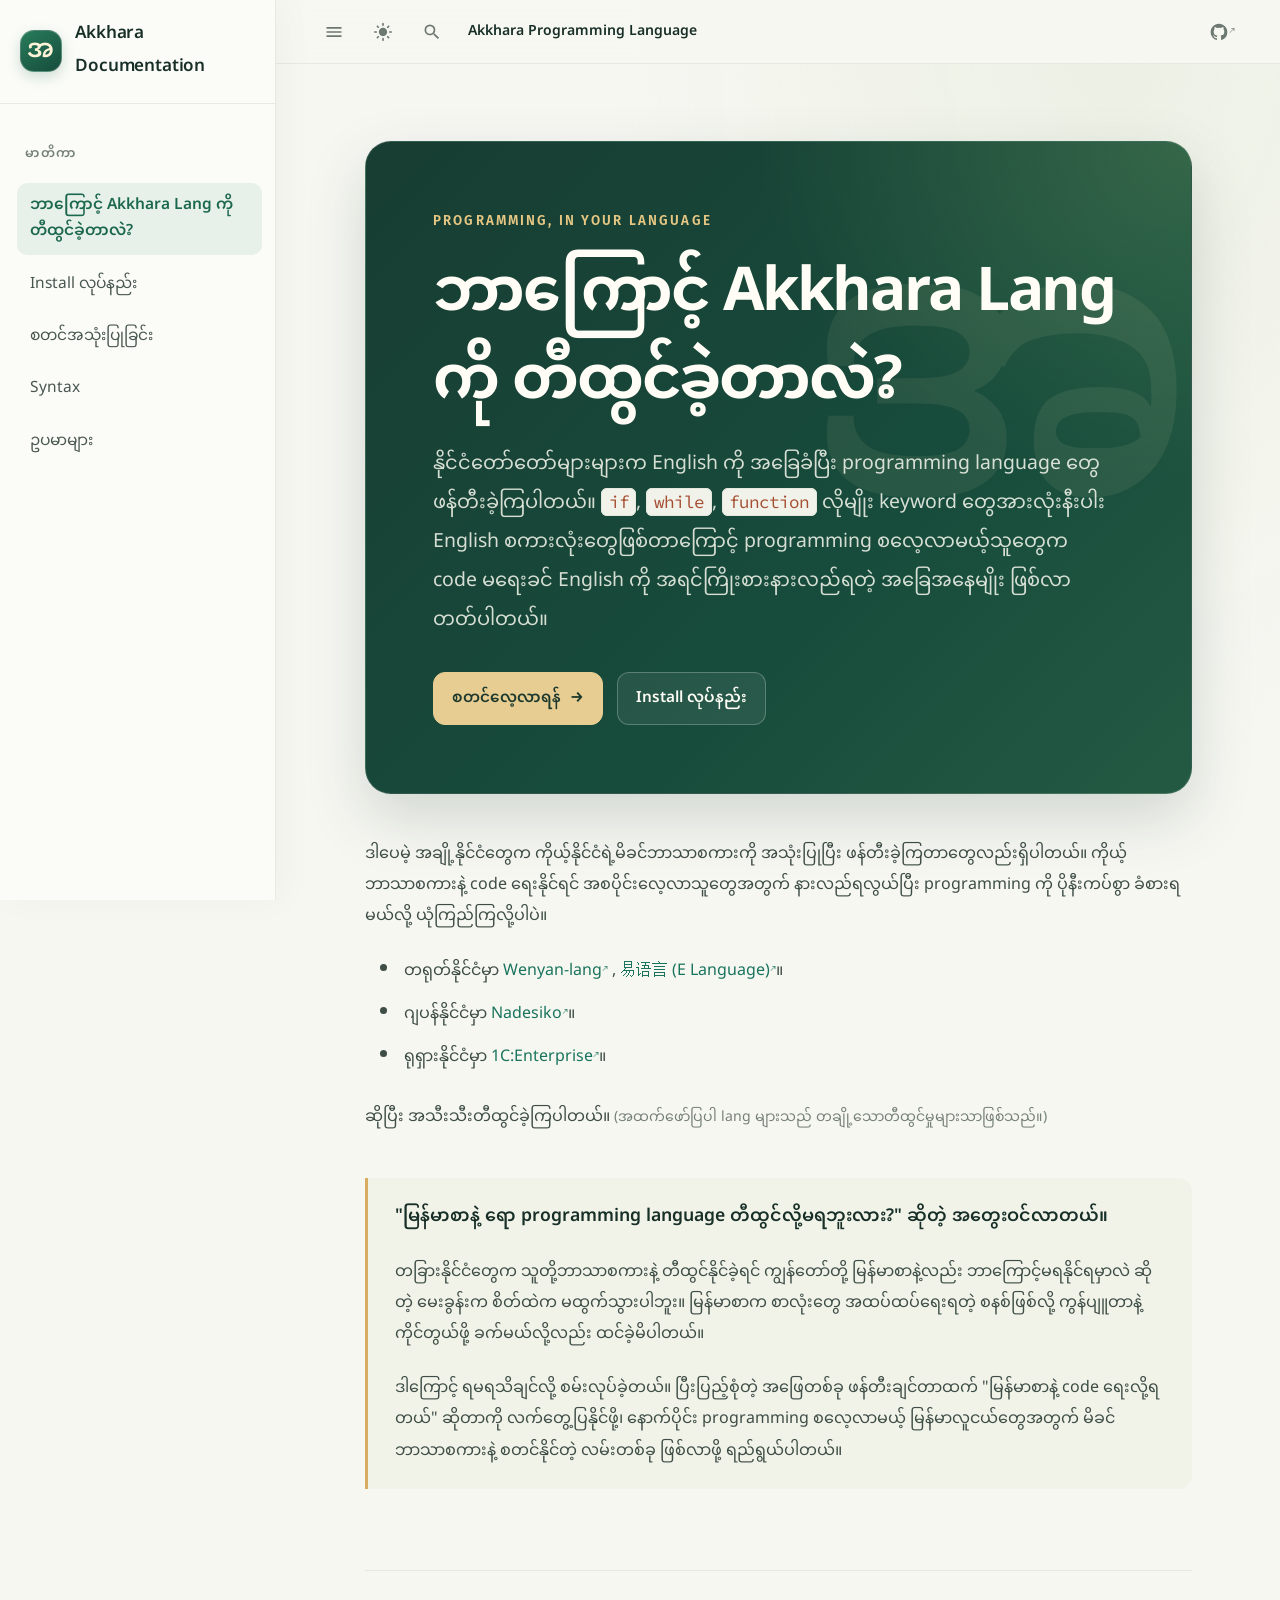
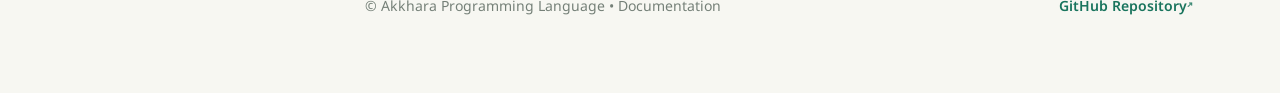
<file: index.html>
<!doctype html>
<html lang="my" data-theme="light">
  <head>
    <meta charset="UTF-8" />
    <meta name="viewport" content="width=device-width, initial-scale=1.0" />
    <meta name="theme-color" content="#ffffff" />
    <title>ဘာကြောင့် Akkhara Lang ကို တီထွင်ခဲ့တာလဲ? - Akkhara Documentation</title>

    <!-- Google Fonts for Myanmar Unicode & English Typography -->
    <link rel="preconnect" href="https://fonts.googleapis.com" />
    <link rel="preconnect" href="https://fonts.gstatic.com" crossorigin />
    <link
      href="https://fonts.googleapis.com/css2?family=Fira+Sans:wght@400;500;600&family=Noto+Sans+Myanmar:wght@400;500;600;700&family=Noto+Serif+Myanmar:wght@400;500;600&family=Source+Code+Pro:wght@400;500;600&family=Source+Serif+4:ital,opsz,wght@0,8..60,400;0,8..60,600;1,8..60,400&display=swap"
      rel="stylesheet"
    />

    <style>
      :root {
        color-scheme: light;
        --bg-body: #ffffff;
        --text-color: #222222;
        --heading-color: #111111;
        --border-color: #dddddd;
        --border-subtle: #eaeaea;
        --link-color: #4183c4;
        --link-hover: #1e5b97;
        --code-color: #9f2a2b;
        --code-bg: #f8f8f9;
        --code-border: #e7e7eb;
        --muted-color: #71717a;
        --blockquote-bg: #fafafa;
        --blockquote-border: #d0d7de;
        --sidebar-bg: #fafafa;
        --sidebar-fg: #333333;
        --sidebar-border: #e5e5e5;
        --sidebar-active-bg: #ebf3fa;
        --sidebar-active-fg: #2c6eb5;
        --topbar-bg: #ffffff;
        --topbar-border: #e5e5e5;
        --hover-bg: rgba(0, 0, 0, 0.05);

        --font-heading: "Noto Sans Myanmar", "Fira Sans", -apple-system,
          BlinkMacSystemFont, "Segoe UI", Roboto, Padauk, "Myanmar Text",
          sans-serif;
        --font-body: "Noto Serif Myanmar", "Source Serif 4", Georgia,
          "Times New Roman", Padauk, "Myanmar Text", serif;
        --font-mono: "Source Code Pro", SFMono-Regular, Consolas, Menlo, Monaco,
          "Liberation Mono", Courier, monospace;

        --sidebar-width: 280px;
        --content-max-width: 840px;
      }

      [data-theme="dark"] {
        color-scheme: dark;
        --bg-body: #1e1e1e;
        --text-color: #dcdcdc;
        --heading-color: #f5f5f5;
        --border-color: #383838;
        --border-subtle: #2d2d2d;
        --link-color: #6ab0f3;
        --link-hover: #9bd0ff;
        --code-color: #f28b82;
        --code-bg: #292a2d;
        --code-border: #3c4043;
        --muted-color: #9aa0a6;
        --blockquote-bg: #252627;
        --blockquote-border: #525860;
        --sidebar-bg: #18191a;
        --sidebar-fg: #cccccc;
        --sidebar-border: #303234;
        --sidebar-active-bg: #233547;
        --sidebar-active-fg: #74b8ff;
        --topbar-bg: #1e1e1e;
        --topbar-border: #303234;
        --hover-bg: rgba(255, 255, 255, 0.08);
      }

      *,
      *::before,
      *::after {
        box-sizing: border-box;
      }

      html,
      body {
        margin: 0;
        padding: 0;
        background-color: var(--bg-body);
        color: var(--text-color);
        font-family: var(--font-body);
        font-size: 18px;
        line-height: 2;
        -webkit-font-smoothing: antialiased;
        -moz-osx-font-smoothing: grayscale;
        text-rendering: optimizeLegibility;
      }

      /* Layout */
      .app-layout {
        display: flex;
        min-height: 100vh;
        position: relative;
      }

      /* Sidebar (mdBook style) */
      .sidebar {
        width: var(--sidebar-width);
        position: fixed;
        top: 0;
        bottom: 0;
        left: 0;
        z-index: 100;
        background-color: var(--sidebar-bg);
        border-right: 1px solid var(--sidebar-border);
        overflow-y: auto;
        transform: translateX(0);
        transition: transform 0.22s ease-in-out;
        display: flex;
        flex-direction: column;
      }

      .sidebar-header {
        padding: 1.1rem 1.25rem 0.9rem;
        border-bottom: 1px solid var(--sidebar-border);
        display: flex;
        align-items: center;
        justify-content: space-between;
      }

      .sidebar-title {
        font-family: var(--font-heading);
        font-size: 1.05rem;
        font-weight: 600;
        color: var(--heading-color);
        text-decoration: none;
        letter-spacing: -0.01em;
      }

      .sidebar-nav {
        padding: 1rem 0.75rem 2rem;
        flex: 1;
      }

      .chapter-list,
      .subchapter-list {
        list-style: none;
        margin: 0;
        padding: 0;
      }

      .chapter-item {
        margin-bottom: 0.35rem;
      }

      .chapter-group-title {
        font-family: var(--font-heading);
        font-size: 0.82rem;
        font-weight: 600;
        text-transform: uppercase;
        letter-spacing: 0.05em;
        color: var(--muted-color);
        padding: 0.6rem 0.65rem 0.25rem;
      }

      .chapter-link {
        display: block;
        padding: 0.45rem 0.65rem;
        border-radius: 4px;
        color: var(--sidebar-fg);
        font-family: var(--font-heading);
        font-size: 0.95rem;
        line-height: 1.7;
        text-decoration: none;
        transition: background-color 0.15s ease, color 0.15s ease;
      }

      .chapter-link:hover {
        background-color: var(--hover-bg);
        text-decoration: none;
      }

      .chapter-link.active,
      .chapter-link[aria-current="page"] {
        background-color: var(--sidebar-active-bg);
        color: var(--sidebar-active-fg);
        font-weight: 500;
      }

      .subchapter-list {
        padding-left: 0.9rem;
        margin-top: 0.2rem;
      }

      .subchapter-list .chapter-link {
        font-size: 0.9rem;
      }

      /* Backdrop for mobile drawer */
      .sidebar-backdrop {
        position: fixed;
        inset: 0;
        background: rgba(0, 0, 0, 0.4);
        z-index: 90;
        display: none;
        opacity: 0;
        transition: opacity 0.2s ease;
      }

      /* Main container */
      .main-container {
        flex: 1;
        margin-left: var(--sidebar-width);
        min-width: 0;
        display: flex;
        flex-direction: column;
        transition: margin-left 0.22s ease-in-out;
      }

      /* Top navigation bar (mdBook style) */
      .top-bar {
        position: sticky;
        top: 0;
        z-index: 50;
        background-color: var(--topbar-bg);
        border-bottom: 1px solid var(--topbar-border);
        height: 52px;
        display: flex;
        align-items: center;
        justify-content: space-between;
        padding: 0 1.25rem;
      }

      .top-bar-left,
      .top-bar-right {
        display: flex;
        align-items: center;
        gap: 0.5rem;
      }

      .icon-button {
        display: inline-flex;
        align-items: center;
        justify-content: center;
        width: 36px;
        height: 36px;
        padding: 0;
        background: transparent;
        border: none;
        border-radius: 4px;
        color: var(--text-color);
        cursor: pointer;
        opacity: 0.75;
        transition: opacity 0.15s ease, background-color 0.15s ease;
      }

      .icon-button:hover,
      .icon-button:focus-visible {
        opacity: 1;
        background-color: var(--hover-bg);
        outline: none;
      }

      .icon-button svg {
        width: 20px;
        height: 20px;
        fill: currentColor;
      }

      .brand-title {
        font-family: var(--font-heading);
        font-size: 0.95rem;
        font-weight: 500;
        color: var(--muted-color);
        margin-left: 0.35rem;
      }

      /* Content Area */
      .content-wrapper {
        flex: 1;
        width: 100%;
        max-width: var(--content-max-width);
        margin: 0 auto;
        padding: 2.2rem 2.2rem 4rem;
      }

      article {
        min-height: 50vh;
      }

      /* Headings (Rust Documentation / mdBook style) */
      h1,
      h2,
      h3,
      h4 {
        font-family: var(--font-heading);
        color: var(--heading-color);
        font-weight: 500;
        letter-spacing: -0.015em;
      }

      h1 {
        font-size: 2.35rem;
        line-height: 1.5;
        margin: 0.2rem 0 1.8rem;
        padding-bottom: 0.55rem;
        border-bottom: 1px solid var(--border-color);
      }

      h2 {
        font-size: 1.6rem;
        line-height: 1.6;
        margin: 2.5rem 0 1rem;
        padding-bottom: 0.4rem;
        border-bottom: 1px solid var(--border-subtle);
      }

      h3 {
        font-size: 1.3rem;
        line-height: 1.6;
        margin: 2rem 0 0.8rem;
        padding-bottom: 0.3rem;
        border-bottom: 1px solid var(--border-subtle);
      }

      /* Paragraphs & Typography */
      p {
        margin: 0 0 1.5rem;
        color: var(--text-color);
      }

      /* Links */
      a {
        color: var(--link-color);
        text-decoration: none;
        transition: color 0.15s ease;
      }

      a:hover,
      a:focus-visible {
        text-decoration: underline;
      }

      /* External Link Icon (↗) */
      a[target="_blank"]::after,
      a.external::after {
        content: " ↗";
        display: inline-block;
        font-family: -apple-system, BlinkMacSystemFont, "Segoe UI", Roboto,
          Arial, sans-serif;
        font-size: 0.78em;
        line-height: 1;
        vertical-align: 0.14em;
        text-decoration: none;
        opacity: 0.85;
      }

      /* Inline Code (Rustdoc maroon/dark-red style) */
      code {
        font-family: var(--font-mono);
        font-size: 0.9em;
        color: var(--code-color);
        background-color: var(--code-bg);
        border: 1px solid var(--code-border);
        border-radius: 3px;
        padding: 0.12em 0.38em;
        word-break: break-word;
      }

      /* Unordered List */
      ul {
        margin: 0.2rem 0 1.6rem;
        padding-left: 2rem;
      }

      li {
        margin-bottom: 0.65rem;
        padding-left: 0.2rem;
      }

      /* Small muted note */
      .note {
        font-size: 0.88em;
        color: var(--muted-color);
      }

      /* Blockquote (Highlighted quote with left border) */
      blockquote {
        margin: 2rem 0 2rem;
        padding: 0.8rem 1.4rem;
        border-left: 4px solid var(--blockquote-border);
        background-color: var(--blockquote-bg);
        border-radius: 0 4px 4px 0;
      }

      blockquote p {
        margin: 0 0 1.25rem;
      }

      blockquote p:last-child {
        margin-bottom: 0;
      }

      /* Footer */
      footer {
        margin-top: 3.5rem;
        padding-top: 1.5rem;
        border-top: 1px solid var(--border-color);
        font-family: var(--font-heading);
        font-size: 0.92rem;
        color: var(--muted-color);
        display: flex;
        justify-content: space-between;
        align-items: center;
        flex-wrap: wrap;
        gap: 0.75rem;
      }

      .footer-repo-link {
        display: inline-flex;
        align-items: center;
        gap: 0.45rem;
      }

      /* Toast Notification for placeholder chapters */
      .toast {
        position: fixed;
        bottom: 24px;
        right: 24px;
        background: #333333;
        color: #ffffff;
        padding: 10px 18px;
        border-radius: 6px;
        font-family: var(--font-heading);
        font-size: 0.9rem;
        box-shadow: 0 4px 12px rgba(0, 0, 0, 0.18);
        opacity: 0;
        transform: translateY(12px);
        transition: opacity 0.2s ease, transform 0.2s ease;
        pointer-events: none;
        z-index: 200;
      }

      .toast.show {
        opacity: 1;
        transform: translateY(0);
      }

      [data-theme="dark"] .toast {
        background: #f5f5f5;
        color: #1a1a1a;
      }

      /* Search Modal (mdBook style) */
      .search-modal {
        position: fixed;
        inset: 0;
        background: rgba(0, 0, 0, 0.45);
        z-index: 150;
        display: none;
        align-items: flex-start;
        justify-content: center;
        padding: 80px 1rem 1rem;
      }

      .search-modal.open {
        display: flex;
      }

      .search-box {
        width: 100%;
        max-width: 580px;
        background: var(--bg-body);
        border: 1px solid var(--border-color);
        border-radius: 8px;
        box-shadow: 0 12px 32px rgba(0, 0, 0, 0.2);
        overflow: hidden;
      }

      .search-header {
        display: flex;
        align-items: center;
        padding: 0.75rem 1rem;
        border-bottom: 1px solid var(--border-color);
        gap: 0.6rem;
      }

      .search-input {
        flex: 1;
        border: none;
        background: transparent;
        font-family: var(--font-heading);
        font-size: 1.05rem;
        color: var(--text-color);
        outline: none;
      }

      .search-results {
        max-height: 340px;
        overflow-y: auto;
        padding: 0.5rem;
      }

      .search-result-item {
        display: block;
        padding: 0.65rem 0.85rem;
        border-radius: 6px;
        color: var(--text-color);
        text-decoration: none;
        font-family: var(--font-heading);
      }

      .search-result-item:hover {
        background-color: var(--hover-bg);
        text-decoration: none;
      }

      .search-result-title {
        font-size: 0.95rem;
        font-weight: 500;
        color: var(--link-color);
      }

      .search-result-snippet {
        font-size: 0.84rem;
        color: var(--muted-color);
        margin-top: 0.2rem;
        line-height: 1.5;
      }

      /* Collapsed sidebar state on desktop */
      body.sidebar-hidden .sidebar {
        transform: translateX(calc(-1 * var(--sidebar-width)));
      }

      body.sidebar-hidden .main-container {
        margin-left: 0;
      }

      /* Responsive Breakpoints */
      @media (max-width: 900px) {
        .sidebar {
          transform: translateX(calc(-1 * var(--sidebar-width)));
          box-shadow: 2px 0 16px rgba(0, 0, 0, 0.15);
        }

        .main-container {
          margin-left: 0;
        }

        body.sidebar-open .sidebar {
          transform: translateX(0);
        }

        body.sidebar-open .sidebar-backdrop {
          display: block;
          opacity: 1;
        }

        .content-wrapper {
          padding: 1.6rem 1.4rem 3rem;
        }

        h1 {
          font-size: 1.95rem;
        }

        body {
          font-size: 17px;
        }
      }

      @media (max-width: 480px) {
        .content-wrapper {
          padding: 1.25rem 1rem 2.5rem;
        }

        h1 {
          font-size: 1.7rem;
        }

        .top-bar {
          padding: 0 0.75rem;
        }

        .brand-title {
          display: none;
        }
      }

      @media (prefers-reduced-motion: reduce) {
        *,
        *::before,
        *::after {
          animation-duration: 0.01ms !important;
          animation-iteration-count: 1 !important;
          transition-duration: 0.01ms !important;
          scroll-behavior: auto !important;
        }
      }
    </style>
    <link rel="stylesheet" href="site.css" />
  </head>
  <body>
    <div class="app-layout">
      <!-- Backdrop for mobile drawer -->
      <div class="sidebar-backdrop" id="sidebar-backdrop"></div>

      <!-- Collapsible mdBook-style Sidebar -->
      <nav
        class="sidebar"
        id="sidebar"
        aria-label="မာတိကာ စာရင်း"
        aria-hidden="false"
      >
        <div class="sidebar-header">
          <a class="sidebar-title" href="#article">
            <span class="brand-mark" aria-hidden="true">အ</span>
            <span>Akkhara Documentation</span>
          </a>
        </div>
        <div class="sidebar-nav">
          <ul class="chapter-list">
            <li class="chapter-group-title">မာတိကာ</li>
            <li class="chapter-item">
              <a class="chapter-link active" href="#article" aria-current="page"
                >ဘာကြောင့် Akkhara Lang ကို တီထွင်ခဲ့တာလဲ?</a
              >
            </li>
            <li class="chapter-item">
              <a
                class="chapter-link"
                href="install.html"
                >Install လုပ်နည်း</a
              >
            </li>
            <li class="chapter-item">
              <a
                class="chapter-link"
                href="getting-started.html"
                >စတင်အသုံးပြုခြင်း</a
              >
            </li>
            <li class="chapter-item">
              <a
                class="chapter-link placeholder-link"
                href="#syntax"
                data-chapter="Syntax"
                >Syntax</a
              >
            </li>
            <li class="chapter-item">
              <a
                class="chapter-link placeholder-link"
                href="#examples"
                data-chapter="ဥပမာများ"
                >ဥပမာများ</a
              >
            </li>
          </ul>
        </div>
      </nav>

      <!-- Main Container -->
      <div class="main-container">
        <!-- Top Toolbar (mdBook / Rustdoc style) -->
        <header class="top-bar">
          <div class="top-bar-left">
            <button
              class="icon-button"
              id="sidebar-toggle"
              type="button"
              aria-label="Toggle Table of Contents"
              aria-controls="sidebar"
              aria-expanded="true"
              title="Toggle sidebar (Ctrl+B)"
            >
              <svg viewBox="0 0 24 24" aria-hidden="true">
                <path
                  d="M3 18h18v-2H3v2zm0-5h18v-2H3v2zm0-7v2h18V6H3z"
                ></path>
              </svg>
            </button>

            <button
              class="icon-button"
              id="theme-toggle"
              type="button"
              aria-label="Toggle Theme"
              title="Toggle dark/light theme"
            >
              <!-- Sun / Moon Icon -->
              <svg class="theme-icon-light" viewBox="0 0 24 24" aria-hidden="true">
                <path
                  d="M12 7c-2.76 0-5 2.24-5 5s2.24 5 5 5 5-2.24 5-5-2.24-5-5-5zM2 13h2c.55 0 1-.45 1-1s-.45-1-1-1H2c-.55 0-1 .45-1 1s.45 1 1 1zm18 0h2c.55 0 1-.45 1-1s-.45-1-1-1h-2c-.55 0-1 .45-1 1s.45 1 1 1zM11 2v2c0 .55.45 1 1 1s1-.45 1-1V2c0-.55-.45-1-1-1s-1 .45-1 1zm0 18v2c0 .55.45 1 1 1s1-.45 1-1v-2c0-.55-.45-1-1-1s-1 .45-1 1zM5.99 4.58c-.39-.39-1.03-.39-1.41 0s-.39 1.03 0 1.41l1.06 1.06c.39.39 1.03.39 1.41 0s.39-1.03 0-1.41L5.99 4.58zm12.37 12.37c-.39-.39-1.03-.39-1.41 0s-.39 1.03 0 1.41l1.06 1.06c.39.39 1.03.39 1.41 0s.39-1.03 0-1.41l-1.06-1.06zm1.06-10.96c.39-.39.39-1.03 0-1.41s-1.03-.39-1.41 0l-1.06 1.06c-.39.39-.39 1.03 0 1.41s1.03.39 1.41 0l1.06-1.06zM7.05 18.36c.39-.39.39-1.03 0-1.41s-1.03-.39-1.41 0l-1.06 1.06c-.39.39-.39 1.03 0 1.41s1.03.39 1.41 0l1.06-1.06z"
                ></path>
              </svg>
            </button>

            <button
              class="icon-button"
              id="search-toggle"
              type="button"
              aria-label="Search"
              title="Search documentation (/)"
            >
              <svg viewBox="0 0 24 24" aria-hidden="true">
                <path
                  d="M15.5 14h-.79l-.28-.27A6.471 6.471 0 0 0 16 9.5 6.5 6.5 0 1 0 9.5 16c1.61 0 3.09-.59 4.23-1.57l.27.28v.79l5 4.99L20.49 19l-4.99-5zm-6 0C7.01 14 5 11.99 5 9.5S7.01 5 9.5 5 14 7.01 14 9.5 11.99 14 9.5 14z"
                ></path>
              </svg>
            </button>

            <span class="brand-title">Akkhara Programming Language</span>
          </div>

          <div class="top-bar-right">
            <a
              class="icon-button"
              href="https://github.com/XhaStudio/Akkhara-Programming-Language"
              target="_blank"
              rel="noopener noreferrer"
              aria-label="GitHub Repository"
              title="GitHub repository"
            >
              <svg viewBox="0 0 24 24" aria-hidden="true">
                <path
                  fill-rule="evenodd"
                  clip-rule="evenodd"
                  d="M12 2C6.477 2 2 6.484 2 12.017c0 4.425 2.865 8.18 6.839 9.504.5.092.682-.217.682-.483 0-.237-.008-.868-.013-1.703-2.782.605-3.369-1.343-3.369-1.343-.454-1.158-1.11-1.466-1.11-1.466-.908-.62.069-.608.069-.608 1.003.07 1.53 1.032 1.53 1.032.892 1.53 2.341 1.088 2.91.832.092-.647.35-1.088.636-1.338-2.22-.253-4.555-1.113-4.555-4.951 0-1.093.39-1.988 1.029-2.688-.103-.253-.446-1.272.098-2.65 0 0 .84-.27 2.75 1.026A9.564 9.564 0 0112 6.844c.85.004 1.705.115 2.504.337 1.909-1.296 2.747-1.027 2.747-1.027.546 1.379.202 2.398.1 2.651.64.7 1.028 1.595 1.028 2.688 0 3.848-2.339 4.695-4.566 4.943.359.309.678.92.678 1.855 0 1.338-.012 2.419-.012 2.747 0 .268.18.58.688.482A10.019 10.019 0 0022 12.017C22 6.484 17.522 2 12 2z"
                ></path>
              </svg>
            </a>
          </div>
        </header>

        <!-- Main Reading Content -->
        <main class="content-wrapper">
          <article id="article">
            <section class="welcome-hero" aria-labelledby="article-title">
              <p class="eyebrow">Programming, in your language</p>
              <h1 id="article-title">ဘာကြောင့် Akkhara Lang ကို တီထွင်ခဲ့တာလဲ?</h1>

              <p class="lead">
                နိုင်ငံတော်တော်များများက English ကို အခြေခံပြီး programming
                language တွေဖန်တီးခဲ့ကြပါတယ်။ <code>if</code>,
                <code>while</code>, <code>function</code> လိုမျိုး keyword
                တွေအားလုံးနီးပါး English စကားလုံးတွေဖြစ်တာကြောင့် programming
                စလေ့လာမယ့်သူတွေက code မရေးခင် English ကို အရင်ကြိုးစားနားလည်ရတဲ့
                အခြေအနေမျိုး ဖြစ်လာတတ်ပါတယ်။
              </p>

              <div class="hero-actions">
                <a
                  class="hero-button hero-button-primary"
                  href="getting-started.html"
                >
                  စတင်လေ့လာရန် <span aria-hidden="true">→</span>
                </a>
                <a class="hero-button hero-button-secondary" href="install.html">
                  Install လုပ်နည်း
                </a>
              </div>
            </section>

            <p>
              ဒါပေမဲ့ အချို့နိုင်ငံတွေက ကိုယ့်နိုင်ငံရဲ့မိခင်ဘာသာစကားကို
              အသုံးပြုပြီး ဖန်တီးခဲ့ကြတာတွေလည်းရှိပါတယ်။
              ကိုယ့်ဘာသာစကားနဲ့ code ရေးနိုင်ရင် အစပိုင်းလေ့လာသူတွေအတွက်
              နားလည်ရလွယ်ပြီး programming ကို ပိုနီးကပ်စွာ ခံစားရမယ်လို့
              ယုံကြည်ကြလို့ပါပဲ။
            </p>

            <ul>
              <li>
                တရုတ်နိုင်ငံမှာ
                <a
                  class="external"
                  href="https://wy-lang.org/"
                  target="_blank"
                  rel="noopener"
                  >Wenyan-lang</a
                >
                ,
                <a
                  class="external"
                  href="https://www.eyuyan.com/"
                  target="_blank"
                  rel="noopener"
                  >易语言 (E Language)</a
                >။
              </li>
              <li>
                ဂျပန်နိုင်ငံမှာ
                <a
                  class="external"
                  href="https://nadesi.com/"
                  target="_blank"
                  rel="noopener"
                  >Nadesiko</a
                >။
              </li>
              <li>
                ရုရှားနိုင်ငံမှာ
                <a
                  class="external"
                  href="https://1c-dn.com/"
                  target="_blank"
                  rel="noopener"
                  >1C:Enterprise</a
                >။
              </li>
            </ul>

            <p>
              ဆိုပြီး အသီးသီးတီထွင်ခဲ့ကြပါတယ်။
              <span class="note"
                >(အထက်ဖော်ပြပါ lang များသည် တချို့သောတီထွင်မှုများသာဖြစ်သည်။)</span
              >
            </p>

            <blockquote>
              <p>
                "မြန်မာစာနဲ့ ရော programming language တီထွင်လို့မရဘူးလား?"
                ဆိုတဲ့ အတွေးဝင်လာတယ်။
              </p>
              <p>
                တခြားနိုင်ငံတွေက သူတို့ဘာသာစကားနဲ့ တီထွင်နိုင်ခဲ့ရင်
                ကျွန်တော်တို့ မြန်မာစာနဲ့လည်း ဘာကြောင့်မရနိုင်ရမှာလဲ ဆိုတဲ့
                မေးခွန်းက စိတ်ထဲက မထွက်သွားပါဘူး။ မြန်မာစာက စာလုံးတွေ
                အထပ်ထပ်ရေးရတဲ့ စနစ်ဖြစ်လို့ ကွန်ပျူတာနဲ့ ကိုင်တွယ်ဖို့
                ခက်မယ်လို့လည်း ထင်ခဲ့မိပါတယ်။
              </p>
              <p>
                ဒါကြောင့် ရမရသိချင်လို့ စမ်းလုပ်ခဲ့တယ်။ ပြီးပြည့်စုံတဲ့
                အဖြေတစ်ခု ဖန်တီးချင်တာထက် "မြန်မာစာနဲ့ code ရေးလို့ရတယ်"
                ဆိုတာကို လက်တွေ့ပြနိုင်ဖို့၊ နောက်ပိုင်း programming
                စလေ့လာမယ့် မြန်မာလူငယ်တွေအတွက် မိခင်ဘာသာစကားနဲ့ စတင်နိုင်တဲ့
                လမ်းတစ်ခု ဖြစ်လာဖို့ ရည်ရွယ်ပါတယ်။
              </p>
            </blockquote>
          </article>

          <footer>
            <div>
              &copy; Akkhara Programming Language &bull; Documentation
            </div>
            <div class="footer-repo-link">
              <a
                class="external"
                href="https://github.com/XhaStudio/Akkhara-Programming-Language"
                target="_blank"
                rel="noopener"
                >GitHub Repository</a
              >
            </div>
          </footer>
        </main>
      </div>
    </div>

    <!-- Minimal Search Modal -->
    <div
      class="search-modal"
      id="search-modal"
      role="dialog"
      aria-modal="true"
      aria-label="စာရွက်စာတမ်း ရှာဖွေရန်"
    >
      <div class="search-box">
        <div class="search-header">
          <svg
            style="width: 20px; height: 20px; fill: var(--muted-color)"
            viewBox="0 0 24 24"
          >
            <path
              d="M15.5 14h-.79l-.28-.27A6.471 6.471 0 0 0 16 9.5 6.5 6.5 0 1 0 9.5 16c1.61 0 3.09-.59 4.23-1.57l.27.28v.79l5 4.99L20.49 19l-4.99-5zm-6 0C7.01 14 5 11.99 5 9.5S7.01 5 9.5 5 14 7.01 14 9.5 11.99 14 9.5 14z"
            ></path>
          </svg>
          <input
            type="search"
            class="search-input"
            id="search-input"
            placeholder="ရှာဖွေရန် စာလုံးရိုက်ထည့်ပါ... (Press Esc to close)"
            autocomplete="off"
          />
        </div>
        <div class="search-results" id="search-results">
          <a class="search-result-item" href="#article">
            <div class="search-result-title">
              ဘာကြောင့် Akkhara Lang ကို တီထွင်ခဲ့တာလဲ?
            </div>
            <div class="search-result-snippet">
              နိုင်ငံတော်တော်များများက English ကို အခြေခံပြီး programming
              language တွေဖန်တီးခဲ့ကြပါတယ်...
            </div>
          </a>
          <a class="search-result-item" href="install.html">
            <div class="search-result-title">Install လုပ်နည်း</div>
            <div class="search-result-snippet">
              အောက်ပါ platform မှ သင်အသုံးပြုသော platform အားရွေးပါ။
              Terminal မှ install လုပ်ရန်...
            </div>
          </a>
          <a class="search-result-item" href="getting-started.html">
            <div class="search-result-title">စတင်အသုံးပြုခြင်း</div>
            <div class="search-result-snippet">
              "Hello, world!" ကို ပြပါ။ ဖိုင်အသစ် ဖန်တီး၍ akk ဖြင့်
              စတင်အသုံးပြုရန်...
            </div>
          </a>
        </div>
      </div>
    </div>

    <!-- Toast message element -->
    <div class="toast" id="toast">အခန်းအသစ် မကြာမီ ထွက်ရှိမည်ဖြစ်ပါသည်။</div>

    <script>
      (function () {
        const body = document.body;
        const html = document.documentElement;
        const sidebar = document.getElementById("sidebar");
        const sidebarToggle = document.getElementById("sidebar-toggle");
        const backdrop = document.getElementById("sidebar-backdrop");
        const themeToggle = document.getElementById("theme-toggle");
        const searchToggle = document.getElementById("search-toggle");
        const searchModal = document.getElementById("search-modal");
        const searchInput = document.getElementById("search-input");
        const toast = document.getElementById("toast");

        // 1. Sidebar Toggle Logic
        const isDesktop = () => window.innerWidth > 900;

        // Restore sidebar state for desktop
        const savedSidebar = localStorage.getItem("akkhara_sidebar_state");
        if (savedSidebar === "hidden" && isDesktop()) {
          body.classList.add("sidebar-hidden");
          sidebarToggle.setAttribute("aria-expanded", "false");
        }

        function toggleSidebar() {
          if (isDesktop()) {
            body.classList.toggle("sidebar-hidden");
            const isHidden = body.classList.contains("sidebar-hidden");
            sidebarToggle.setAttribute("aria-expanded", String(!isHidden));
            localStorage.setItem(
              "akkhara_sidebar_state",
              isHidden ? "hidden" : "visible"
            );
          } else {
            const isOpen = body.classList.toggle("sidebar-open");
            sidebarToggle.setAttribute("aria-expanded", String(isOpen));
          }
        }

        function closeMobileSidebar() {
          if (body.classList.contains("sidebar-open")) {
            body.classList.remove("sidebar-open");
            sidebarToggle.setAttribute("aria-expanded", "false");
          }
        }

        sidebarToggle.addEventListener("click", toggleSidebar);
        backdrop.addEventListener("click", closeMobileSidebar);

        // 2. Theme Toggle Logic (Light / Dark)
        const savedTheme = localStorage.getItem("akkhara_doc_theme");
        const prefersDark = window.matchMedia(
          "(prefers-color-scheme: dark)"
        ).matches;

        if (savedTheme === "dark" || (!savedTheme && prefersDark)) {
          html.setAttribute("data-theme", "dark");
        } else {
          html.setAttribute("data-theme", "light");
        }

        themeToggle.addEventListener("click", () => {
          const currentTheme = html.getAttribute("data-theme");
          const nextTheme = currentTheme === "dark" ? "light" : "dark";
          html.setAttribute("data-theme", nextTheme);
          localStorage.setItem("akkhara_doc_theme", nextTheme);
        });

        // 3. Search Modal Logic
        function openSearch() {
          searchModal.classList.add("open");
          searchInput.focus();
        }

        function closeSearch() {
          searchModal.classList.remove("open");
          searchInput.value = "";
        }

        searchToggle.addEventListener("click", openSearch);
        searchModal.addEventListener("click", (e) => {
          if (e.target === searchModal) closeSearch();
        });

        // 4. Keyboard Shortcuts
        document.addEventListener("keydown", (e) => {
          if (e.key === "Escape") {
            closeSearch();
            closeMobileSidebar();
          } else if (
            (e.key === "/" || (e.ctrlKey && e.key.toLowerCase() === "k")) &&
            !searchModal.classList.contains("open") &&
            document.activeElement.tagName !== "INPUT" &&
            document.activeElement.tagName !== "TEXTAREA"
          ) {
            e.preventDefault();
            openSearch();
          } else if (e.ctrlKey && e.key.toLowerCase() === "b") {
            e.preventDefault();
            toggleSidebar();
          }
        });

        // 5. Toast notification for placeholder links
        let toastTimeout;
        function showToast(chapterName) {
          toast.textContent = `"${chapterName}" အခန်း မကြာမီ လာပါမည်။`;
          toast.classList.add("show");
          clearTimeout(toastTimeout);
          toastTimeout = setTimeout(() => {
            toast.classList.remove("show");
          }, 2400);
        }

        document.querySelectorAll(".placeholder-link").forEach((link) => {
          link.addEventListener("click", (e) => {
            e.preventDefault();
            const chapter = link.getAttribute("data-chapter") || "";
            showToast(chapter);
            closeMobileSidebar();
          });
        });

        // Close mobile sidebar when clicking main page link
        document
          .querySelector('.chapter-link[href="#article"]')
          .addEventListener("click", () => {
            closeMobileSidebar();
          });
      })();
    </script>
  </body>
</html>
</file>
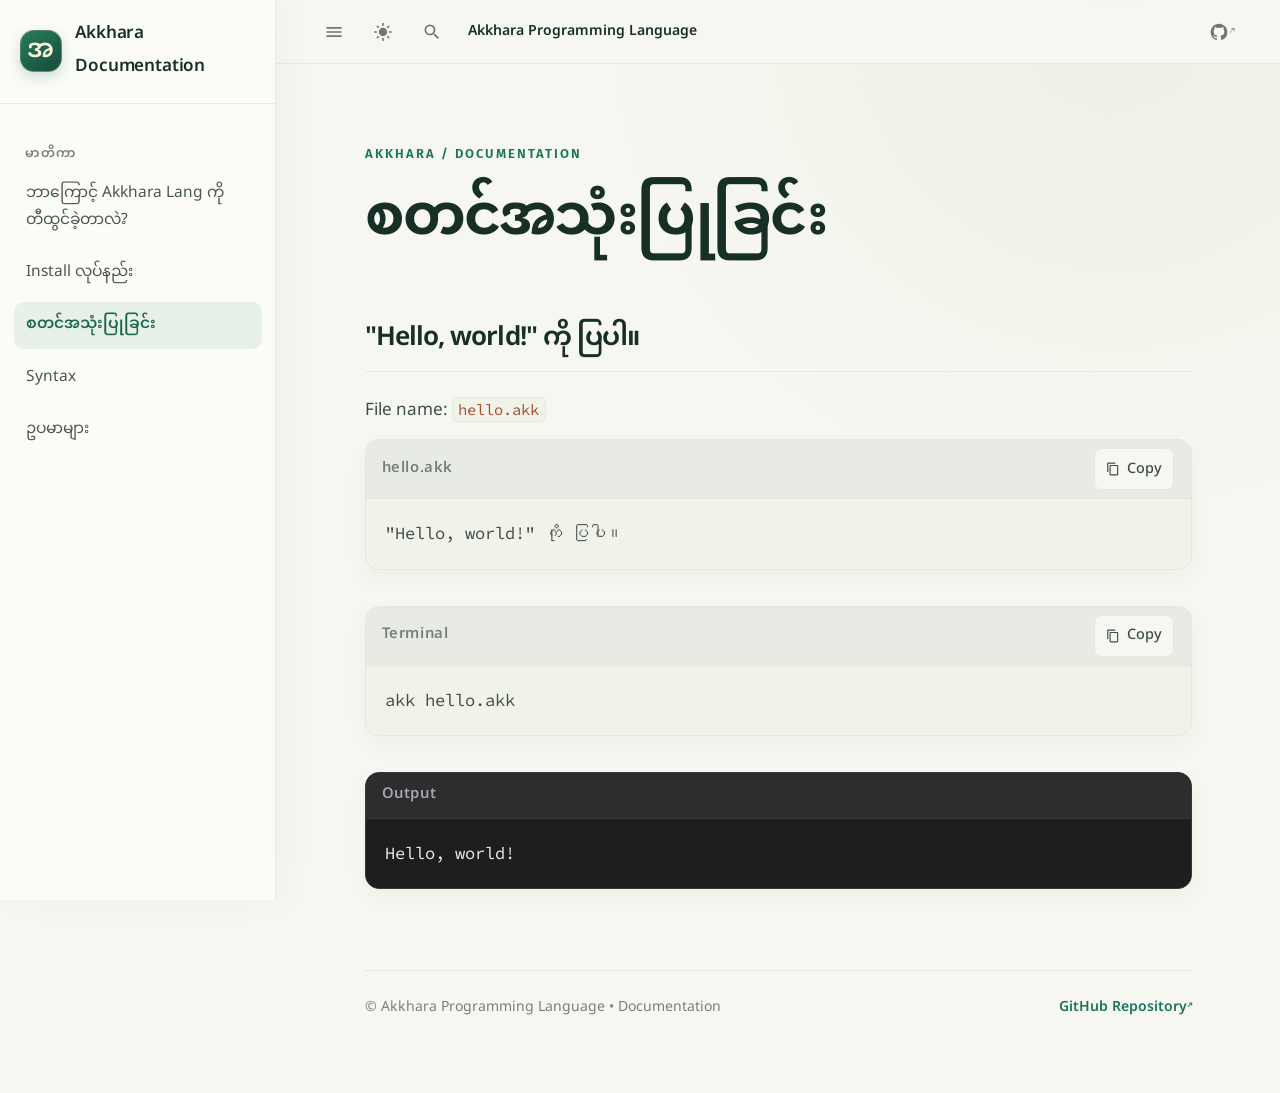
<file: getting-started.html>
<!doctype html>
<html lang="my" data-theme="light">
  <head>
    <meta charset="UTF-8" />
    <meta name="viewport" content="width=device-width, initial-scale=1.0" />
    <meta name="theme-color" content="#ffffff" />
    <title>စတင်အသုံးပြုခြင်း - Akkhara Documentation</title>

    <!-- Google Fonts for Myanmar Unicode & English Typography -->
    <link rel="preconnect" href="https://fonts.googleapis.com" />
    <link rel="preconnect" href="https://fonts.gstatic.com" crossorigin />
    <link
      href="https://fonts.googleapis.com/css2?family=Fira+Sans:wght@400;500;600&family=Noto+Sans+Myanmar:wght@400;500;600;700&family=Noto+Serif+Myanmar:wght@400;500;600&family=Source+Code+Pro:wght@400;500;600&family=Source+Serif+4:ital,opsz,wght@0,8..60,400;0,8..60,600;1,8..60,400&display=swap"
      rel="stylesheet"
    />

    <style>
      :root {
        color-scheme: light;
        --bg-body: #ffffff;
        --text-color: #222222;
        --heading-color: #111111;
        --border-color: #dddddd;
        --border-subtle: #eaeaea;
        --link-color: #4183c4;
        --link-hover: #1e5b97;
        --code-color: #9f2a2b;
        --code-bg: #f8f8f9;
        --code-border: #e7e7eb;
        --muted-color: #71717a;
        --blockquote-bg: #fafafa;
        --blockquote-border: #d0d7de;
        --sidebar-bg: #fafafa;
        --sidebar-fg: #333333;
        --sidebar-border: #e5e5e5;
        --sidebar-active-bg: #ebf3fa;
        --sidebar-active-fg: #2c6eb5;
        --topbar-bg: #ffffff;
        --topbar-border: #e5e5e5;
        --hover-bg: rgba(0, 0, 0, 0.05);

        --terminal-bg: #1e1e1e;
        --terminal-header-bg: #2d2d2d;
        --terminal-text: #e6edf3;
        --terminal-border: #383838;

        --font-heading: "Noto Sans Myanmar", "Fira Sans", -apple-system,
          BlinkMacSystemFont, "Segoe UI", Roboto, Padauk, "Myanmar Text",
          sans-serif;
        --font-body: "Noto Serif Myanmar", "Source Serif 4", Georgia,
          "Times New Roman", Padauk, "Myanmar Text", serif;
        --font-mono: "Source Code Pro", SFMono-Regular, Consolas, Menlo, Monaco,
          "Liberation Mono", "Noto Sans Myanmar", Padauk, "Myanmar Text",
          Courier, monospace;

        --sidebar-width: 280px;
        --content-max-width: 840px;
      }

      [data-theme="dark"] {
        color-scheme: dark;
        --bg-body: #1e1e1e;
        --text-color: #dcdcdc;
        --heading-color: #f5f5f5;
        --border-color: #383838;
        --border-subtle: #2d2d2d;
        --link-color: #6ab0f3;
        --link-hover: #9bd0ff;
        --code-color: #f28b82;
        --code-bg: #292a2d;
        --code-border: #3c4043;
        --muted-color: #9aa0a6;
        --blockquote-bg: #252627;
        --blockquote-border: #525860;
        --sidebar-bg: #18191a;
        --sidebar-fg: #cccccc;
        --sidebar-border: #303234;
        --sidebar-active-bg: #233547;
        --sidebar-active-fg: #74b8ff;
        --topbar-bg: #1e1e1e;
        --topbar-border: #303234;
        --hover-bg: rgba(255, 255, 255, 0.08);

        --terminal-bg: #141416;
        --terminal-header-bg: #202024;
        --terminal-text: #e6edf3;
        --terminal-border: #2e3034;
      }

      *,
      *::before,
      *::after {
        box-sizing: border-box;
      }

      html,
      body {
        margin: 0;
        padding: 0;
        background-color: var(--bg-body);
        color: var(--text-color);
        font-family: var(--font-body);
        font-size: 18px;
        line-height: 2;
        -webkit-font-smoothing: antialiased;
        -moz-osx-font-smoothing: grayscale;
        text-rendering: optimizeLegibility;
      }

      /* Layout */
      .app-layout {
        display: flex;
        min-height: 100vh;
        position: relative;
      }

      /* Sidebar (mdBook style) */
      .sidebar {
        width: var(--sidebar-width);
        position: fixed;
        top: 0;
        bottom: 0;
        left: 0;
        z-index: 100;
        background-color: var(--sidebar-bg);
        border-right: 1px solid var(--sidebar-border);
        overflow-y: auto;
        transform: translateX(0);
        transition: transform 0.22s ease-in-out;
        display: flex;
        flex-direction: column;
      }

      .sidebar-header {
        padding: 1.1rem 1.25rem 0.9rem;
        border-bottom: 1px solid var(--sidebar-border);
        display: flex;
        align-items: center;
        justify-content: space-between;
      }

      .sidebar-title {
        font-family: var(--font-heading);
        font-size: 1.05rem;
        font-weight: 600;
        color: var(--heading-color);
        text-decoration: none;
        letter-spacing: -0.01em;
      }

      .sidebar-nav {
        padding: 1rem 0.75rem 2rem;
        flex: 1;
      }

      .chapter-list {
        list-style: none;
        margin: 0;
        padding: 0;
      }

      .chapter-item {
        margin-bottom: 0.35rem;
      }

      .chapter-group-title {
        font-family: var(--font-heading);
        font-size: 0.82rem;
        font-weight: 600;
        text-transform: uppercase;
        letter-spacing: 0.05em;
        color: var(--muted-color);
        padding: 0.6rem 0.65rem 0.25rem;
      }

      .chapter-link {
        display: block;
        padding: 0.45rem 0.65rem;
        border-radius: 4px;
        color: var(--sidebar-fg);
        font-family: var(--font-heading);
        font-size: 0.95rem;
        line-height: 1.7;
        text-decoration: none;
        transition: background-color 0.15s ease, color 0.15s ease;
      }

      .chapter-link:hover {
        background-color: var(--hover-bg);
        text-decoration: none;
      }

      .chapter-link.active,
      .chapter-link[aria-current="page"] {
        background-color: var(--sidebar-active-bg);
        color: var(--sidebar-active-fg);
        font-weight: 500;
      }

      /* Backdrop for mobile drawer */
      .sidebar-backdrop {
        position: fixed;
        inset: 0;
        background: rgba(0, 0, 0, 0.4);
        z-index: 90;
        display: none;
        opacity: 0;
        transition: opacity 0.2s ease;
      }

      /* Main container */
      .main-container {
        flex: 1;
        margin-left: var(--sidebar-width);
        min-width: 0;
        display: flex;
        flex-direction: column;
        transition: margin-left 0.22s ease-in-out;
      }

      /* Top navigation bar (mdBook style) */
      .top-bar {
        position: sticky;
        top: 0;
        z-index: 50;
        background-color: var(--topbar-bg);
        border-bottom: 1px solid var(--topbar-border);
        height: 52px;
        display: flex;
        align-items: center;
        justify-content: space-between;
        padding: 0 1.25rem;
      }

      .top-bar-left,
      .top-bar-right {
        display: flex;
        align-items: center;
        gap: 0.5rem;
      }

      .icon-button {
        display: inline-flex;
        align-items: center;
        justify-content: center;
        width: 36px;
        height: 36px;
        padding: 0;
        background: transparent;
        border: none;
        border-radius: 4px;
        color: var(--text-color);
        cursor: pointer;
        opacity: 0.75;
        transition: opacity 0.15s ease, background-color 0.15s ease;
      }

      .icon-button:hover,
      .icon-button:focus-visible {
        opacity: 1;
        background-color: var(--hover-bg);
        outline: none;
      }

      .icon-button svg {
        width: 20px;
        height: 20px;
        fill: currentColor;
      }

      .brand-title {
        font-family: var(--font-heading);
        font-size: 0.95rem;
        font-weight: 500;
        color: var(--muted-color);
        margin-left: 0.35rem;
      }

      /* Content Area */
      .content-wrapper {
        flex: 1;
        width: 100%;
        max-width: var(--content-max-width);
        margin: 0 auto;
        padding: 2.2rem 2.2rem 4rem;
      }

      article {
        min-height: 50vh;
      }

      /* Headings */
      h1,
      h2,
      h3,
      h4 {
        font-family: var(--font-heading);
        color: var(--heading-color);
        font-weight: 500;
        letter-spacing: -0.015em;
      }

      h1 {
        font-size: 2.35rem;
        line-height: 1.5;
        margin: 0.2rem 0 1.8rem;
        padding-bottom: 0.55rem;
        border-bottom: 1px solid var(--border-color);
      }

      h2 {
        font-size: 1.6rem;
        line-height: 1.6;
        margin: 2rem 0 1.25rem;
        padding-bottom: 0.4rem;
        border-bottom: 1px solid var(--border-subtle);
      }

      p {
        margin: 0 0 1.25rem;
        color: var(--text-color);
      }

      .file-meta-label {
        margin: 1.25rem 0 0.5rem;
        font-family: var(--font-heading);
        font-size: 0.95rem;
        color: var(--text-color);
      }

      /* Links */
      a {
        color: var(--link-color);
        text-decoration: none;
        transition: color 0.15s ease;
      }

      a:hover,
      a:focus-visible {
        text-decoration: underline;
      }

      /* External Link Icon (↗) */
      a[target="_blank"]::after,
      a.external::after {
        content: " ↗";
        display: inline-block;
        font-family: -apple-system, BlinkMacSystemFont, "Segoe UI", Roboto,
          Arial, sans-serif;
        font-size: 0.78em;
        line-height: 1;
        vertical-align: 0.14em;
        text-decoration: none;
        opacity: 0.85;
      }

      /* Inline Code */
      code {
        font-family: var(--font-mono);
        font-size: 0.9em;
        color: var(--code-color);
        background-color: var(--code-bg);
        border: 1px solid var(--code-border);
        border-radius: 3px;
        padding: 0.12em 0.38em;
        word-break: break-word;
      }

      /* Code Block Wrapper with Copy Button */
      .code-block-wrapper {
        margin: 0.6rem 0 2rem;
        border: 1px solid var(--border-color);
        border-radius: 6px;
        overflow: hidden;
        background-color: var(--code-bg);
      }

      .code-header {
        display: flex;
        justify-content: space-between;
        align-items: center;
        padding: 0.45rem 0.9rem;
        background-color: var(--border-subtle);
        border-bottom: 1px solid var(--border-color);
      }

      .code-label {
        font-family: var(--font-heading);
        font-size: 0.82rem;
        font-weight: 600;
        color: var(--muted-color);
        letter-spacing: 0.04em;
      }

      .copy-button {
        display: inline-flex;
        align-items: center;
        gap: 0.35rem;
        padding: 0.25rem 0.65rem;
        font-family: var(--font-heading);
        font-size: 0.8rem;
        font-weight: 500;
        border: 1px solid var(--border-color);
        border-radius: 4px;
        background-color: var(--bg-body);
        color: var(--text-color);
        cursor: pointer;
        transition: background-color 0.15s ease, border-color 0.15s ease,
          color 0.15s ease;
      }

      .copy-button:hover,
      .copy-button:focus-visible {
        background-color: var(--hover-bg);
        border-color: var(--link-color);
        outline: none;
      }

      .copy-button.copied {
        color: #2e7d32;
        border-color: #2e7d32;
      }

      [data-theme="dark"] .copy-button.copied {
        color: #81c784;
        border-color: #81c784;
      }

      .copy-button svg {
        width: 14px;
        height: 14px;
        fill: currentColor;
      }

      pre {
        margin: 0;
        padding: 1rem 1.2rem;
        overflow-x: auto;
        white-space: pre;
        word-wrap: normal;
        background-color: transparent;
      }

      pre code {
        display: block;
        font-family: var(--font-mono);
        font-size: 0.95rem;
        line-height: 1.95;
        color: var(--text-color);
        background-color: transparent;
        border: none;
        padding: 0;
        border-radius: 0;
      }

      /* Terminal Output Block (Dark terminal style, no copy button) */
      .code-block-wrapper.terminal-output {
        background-color: var(--terminal-bg);
        border-color: var(--terminal-border);
      }

      .code-block-wrapper.terminal-output .code-header {
        background-color: var(--terminal-header-bg);
        border-bottom-color: var(--terminal-border);
      }

      .code-block-wrapper.terminal-output .code-label {
        color: #a0a6b0;
      }

      .code-block-wrapper.terminal-output pre code {
        color: var(--terminal-text);
      }

      /* Footer */
      footer {
        margin-top: 3.5rem;
        padding-top: 1.5rem;
        border-top: 1px solid var(--border-color);
        font-family: var(--font-heading);
        font-size: 0.92rem;
        color: var(--muted-color);
        display: flex;
        justify-content: space-between;
        align-items: center;
        flex-wrap: wrap;
        gap: 0.75rem;
      }

      .footer-repo-link {
        display: inline-flex;
        align-items: center;
        gap: 0.45rem;
      }

      /* Toast Notification */
      .toast {
        position: fixed;
        bottom: 24px;
        right: 24px;
        background: #333333;
        color: #ffffff;
        padding: 10px 18px;
        border-radius: 6px;
        font-family: var(--font-heading);
        font-size: 0.9rem;
        box-shadow: 0 4px 12px rgba(0, 0, 0, 0.18);
        opacity: 0;
        transform: translateY(12px);
        transition: opacity 0.2s ease, transform 0.2s ease;
        pointer-events: none;
        z-index: 200;
      }

      .toast.show {
        opacity: 1;
        transform: translateY(0);
      }

      [data-theme="dark"] .toast {
        background: #f5f5f5;
        color: #1a1a1a;
      }

      /* Search Modal (mdBook style) */
      .search-modal {
        position: fixed;
        inset: 0;
        background: rgba(0, 0, 0, 0.45);
        z-index: 150;
        display: none;
        align-items: flex-start;
        justify-content: center;
        padding: 80px 1rem 1rem;
      }

      .search-modal.open {
        display: flex;
      }

      .search-box {
        width: 100%;
        max-width: 580px;
        background: var(--bg-body);
        border: 1px solid var(--border-color);
        border-radius: 8px;
        box-shadow: 0 12px 32px rgba(0, 0, 0, 0.2);
        overflow: hidden;
      }

      .search-header {
        display: flex;
        align-items: center;
        padding: 0.75rem 1rem;
        border-bottom: 1px solid var(--border-color);
        gap: 0.6rem;
      }

      .search-input {
        flex: 1;
        border: none;
        background: transparent;
        font-family: var(--font-heading);
        font-size: 1.05rem;
        color: var(--text-color);
        outline: none;
      }

      .search-results {
        max-height: 340px;
        overflow-y: auto;
        padding: 0.5rem;
      }

      .search-result-item {
        display: block;
        padding: 0.65rem 0.85rem;
        border-radius: 6px;
        color: var(--text-color);
        text-decoration: none;
        font-family: var(--font-heading);
      }

      .search-result-item:hover {
        background-color: var(--hover-bg);
        text-decoration: none;
      }

      .search-result-title {
        font-size: 0.95rem;
        font-weight: 500;
        color: var(--link-color);
      }

      .search-result-snippet {
        font-size: 0.84rem;
        color: var(--muted-color);
        margin-top: 0.2rem;
        line-height: 1.5;
      }

      /* Collapsed sidebar state on desktop */
      body.sidebar-hidden .sidebar {
        transform: translateX(calc(-1 * var(--sidebar-width)));
      }

      body.sidebar-hidden .main-container {
        margin-left: 0;
      }

      /* Responsive Breakpoints */
      @media (max-width: 900px) {
        .sidebar {
          transform: translateX(calc(-1 * var(--sidebar-width)));
          box-shadow: 2px 0 16px rgba(0, 0, 0, 0.15);
        }

        .main-container {
          margin-left: 0;
        }

        body.sidebar-open .sidebar {
          transform: translateX(0);
        }

        body.sidebar-open .sidebar-backdrop {
          display: block;
          opacity: 1;
        }

        .content-wrapper {
          padding: 1.6rem 1.4rem 3rem;
        }

        h1 {
          font-size: 1.95rem;
        }

        body {
          font-size: 17px;
        }
      }

      @media (max-width: 480px) {
        .content-wrapper {
          padding: 1.25rem 1rem 2.5rem;
        }

        h1 {
          font-size: 1.7rem;
        }

        .top-bar {
          padding: 0 0.75rem;
        }

        .brand-title {
          display: none;
        }
      }

      @media (prefers-reduced-motion: reduce) {
        *,
        *::before,
        *::after {
          animation-duration: 0.01ms !important;
          animation-iteration-count: 1 !important;
          transition-duration: 0.01ms !important;
          scroll-behavior: auto !important;
        }
      }
    </style>
    <link rel="stylesheet" href="site.css" />
  </head>
  <body>
    <div class="app-layout">
      <!-- Backdrop for mobile drawer -->
      <div class="sidebar-backdrop" id="sidebar-backdrop"></div>

      <!-- Collapsible mdBook-style Sidebar -->
      <nav
        class="sidebar"
        id="sidebar"
        aria-label="မာတိကာ စာရင်း"
        aria-hidden="false"
      >
        <div class="sidebar-header">
          <a class="sidebar-title" href="index.html">
            <span class="brand-mark" aria-hidden="true">အ</span>
            <span>Akkhara Documentation</span>
          </a>
        </div>
        <div class="sidebar-nav">
          <ul class="chapter-list">
            <li class="chapter-group-title">မာတိကာ</li>
            <li class="chapter-item">
              <a class="chapter-link" href="index.html"
                >ဘာကြောင့် Akkhara Lang ကို တီထွင်ခဲ့တာလဲ?</a
              >
            </li>
            <li class="chapter-item">
              <a class="chapter-link" href="install.html"
                >Install လုပ်နည်း</a
              >
            </li>
            <li class="chapter-item">
              <a
                class="chapter-link active"
                href="#article"
                aria-current="page"
                >စတင်အသုံးပြုခြင်း</a
              >
            </li>
            <li class="chapter-item">
              <a
                class="chapter-link placeholder-link"
                href="#syntax"
                data-chapter="Syntax"
                >Syntax</a
              >
            </li>
            <li class="chapter-item">
              <a
                class="chapter-link placeholder-link"
                href="#examples"
                data-chapter="ဥပမာများ"
                >ဥပမာများ</a
              >
            </li>
          </ul>
        </div>
      </nav>

      <!-- Main Container -->
      <div class="main-container">
        <!-- Top Toolbar (mdBook / Rustdoc style) -->
        <header class="top-bar">
          <div class="top-bar-left">
            <button
              class="icon-button"
              id="sidebar-toggle"
              type="button"
              aria-label="Toggle Table of Contents"
              aria-controls="sidebar"
              aria-expanded="true"
              title="Toggle sidebar (Ctrl+B)"
            >
              <svg viewBox="0 0 24 24" aria-hidden="true">
                <path
                  d="M3 18h18v-2H3v2zm0-5h18v-2H3v2zm0-7v2h18V6H3z"
                ></path>
              </svg>
            </button>

            <button
              class="icon-button"
              id="theme-toggle"
              type="button"
              aria-label="Toggle Theme"
              title="Toggle dark/light theme"
            >
              <!-- Sun / Moon Icon -->
              <svg class="theme-icon-light" viewBox="0 0 24 24" aria-hidden="true">
                <path
                  d="M12 7c-2.76 0-5 2.24-5 5s2.24 5 5 5 5-2.24 5-5-2.24-5-5-5zM2 13h2c.55 0 1-.45 1-1s-.45-1-1-1H2c-.55 0-1 .45-1 1s.45 1 1 1zm18 0h2c.55 0 1-.45 1-1s-.45-1-1-1h-2c-.55 0-1 .45-1 1s.45 1 1 1zM11 2v2c0 .55.45 1 1 1s1-.45 1-1V2c0-.55-.45-1-1-1s-1 .45-1 1zm0 18v2c0 .55.45 1 1 1s1-.45 1-1v-2c0-.55-.45-1-1-1s-1 .45-1 1zM5.99 4.58c-.39-.39-1.03-.39-1.41 0s-.39 1.03 0 1.41l1.06 1.06c.39.39 1.03.39 1.41 0s.39-1.03 0-1.41L5.99 4.58zm12.37 12.37c-.39-.39-1.03-.39-1.41 0s-.39 1.03 0 1.41l1.06 1.06c.39.39 1.03.39 1.41 0s.39-1.03 0-1.41l-1.06-1.06zm1.06-10.96c.39-.39.39-1.03 0-1.41s-1.03-.39-1.41 0l-1.06 1.06c-.39.39-.39 1.03 0 1.41s1.03.39 1.41 0l1.06-1.06zM7.05 18.36c.39-.39.39-1.03 0-1.41s-1.03-.39-1.41 0l-1.06 1.06c-.39.39-.39 1.03 0 1.41s1.03.39 1.41 0l1.06-1.06z"
                ></path>
              </svg>
            </button>

            <button
              class="icon-button"
              id="search-toggle"
              type="button"
              aria-label="Search"
              title="Search documentation (/)"
            >
              <svg viewBox="0 0 24 24" aria-hidden="true">
                <path
                  d="M15.5 14h-.79l-.28-.27A6.471 6.471 0 0 0 16 9.5 6.5 6.5 0 1 0 9.5 16c1.61 0 3.09-.59 4.23-1.57l.27.28v.79l5 4.99L20.49 19l-4.99-5zm-6 0C7.01 14 5 11.99 5 9.5S7.01 5 9.5 5 14 7.01 14 9.5 11.99 14 9.5 14z"
                ></path>
              </svg>
            </button>

            <span class="brand-title">Akkhara Programming Language</span>
          </div>

          <div class="top-bar-right">
            <a
              class="icon-button"
              href="https://github.com/XhaStudio/Akkhara-Programming-Language"
              target="_blank"
              rel="noopener noreferrer"
              aria-label="GitHub Repository"
              title="GitHub repository"
            >
              <svg viewBox="0 0 24 24" aria-hidden="true">
                <path
                  fill-rule="evenodd"
                  clip-rule="evenodd"
                  d="M12 2C6.477 2 2 6.484 2 12.017c0 4.425 2.865 8.18 6.839 9.504.5.092.682-.217.682-.483 0-.237-.008-.868-.013-1.703-2.782.605-3.369-1.343-3.369-1.343-.454-1.158-1.11-1.466-1.11-1.466-.908-.62.069-.608.069-.608 1.003.07 1.53 1.032 1.53 1.032.892 1.53 2.341 1.088 2.91.832.092-.647.35-1.088.636-1.338-2.22-.253-4.555-1.113-4.555-4.951 0-1.093.39-1.988 1.029-2.688-.103-.253-.446-1.272.098-2.65 0 0 .84-.27 2.75 1.026A9.564 9.564 0 0112 6.844c.85.004 1.705.115 2.504.337 1.909-1.296 2.747-1.027 2.747-1.027.546 1.379.202 2.398.1 2.651.64.7 1.028 1.595 1.028 2.688 0 3.848-2.339 4.695-4.566 4.943.359.309.678.92.678 1.855 0 1.338-.012 2.419-.012 2.747 0 .268.18.58.688.482A10.019 10.019 0 0022 12.017C22 6.484 17.522 2 12 2z"
                ></path>
              </svg>
            </a>
          </div>
        </header>

        <!-- Main Reading Content -->
        <main class="content-wrapper">
          <article id="article">
            <p class="page-eyebrow">AKKHARA / DOCUMENTATION</p>
            <h1>စတင်အသုံးပြုခြင်း</h1>

            <h2>"Hello, world!" ကို ပြပါ။</h2>

            <!-- Step A: Create file -->
            <p class="file-meta-label">File name: <code>hello.akk</code></p>

            <div class="code-block-wrapper">
              <div class="code-header">
                <span class="code-label">hello.akk</span>
                <button
                  class="copy-button"
                  type="button"
                  aria-label="Copy code"
                >
                  <svg viewBox="0 0 24 24" aria-hidden="true">
                    <path
                      d="M16 1H4c-1.1 0-2 .9-2 2v14h2V3h12V1zm3 4H8c-1.1 0-2 .9-2 2v14c0 1.1.9 2 2 2h11c1.1 0 2-.9 2-2V7c0-1.1-.9-2-2-2zm0 16H8V7h11v14z"
                    ></path>
                  </svg>
                  <span class="copy-text">Copy</span>
                </button>
              </div>
              <pre><code>"Hello, world!" ကို ပြပါ။</code></pre>
            </div>

            <!-- Step B: Run it in Terminal -->
            <div class="code-block-wrapper">
              <div class="code-header">
                <span class="code-label">Terminal</span>
                <button
                  class="copy-button"
                  type="button"
                  aria-label="Copy command"
                >
                  <svg viewBox="0 0 24 24" aria-hidden="true">
                    <path
                      d="M16 1H4c-1.1 0-2 .9-2 2v14h2V3h12V1zm3 4H8c-1.1 0-2 .9-2 2v14c0 1.1.9 2 2 2h11c1.1 0 2-.9 2-2V7c0-1.1-.9-2-2-2zm0 16H8V7h11v14z"
                    ></path>
                  </svg>
                  <span class="copy-text">Copy</span>
                </button>
              </div>
              <pre><code>akk hello.akk</code></pre>
            </div>

            <!-- Step C: Output -->
            <div class="code-block-wrapper terminal-output">
              <div class="code-header">
                <span class="code-label">Output</span>
              </div>
              <pre><code>Hello, world!</code></pre>
            </div>
          </article>

          <footer>
            <div>
              &copy; Akkhara Programming Language &bull; Documentation
            </div>
            <div class="footer-repo-link">
              <a
                class="external"
                href="https://github.com/XhaStudio/Akkhara-Programming-Language"
                target="_blank"
                rel="noopener"
                >GitHub Repository</a
              >
            </div>
          </footer>
        </main>
      </div>
    </div>

    <!-- Minimal Search Modal -->
    <div
      class="search-modal"
      id="search-modal"
      role="dialog"
      aria-modal="true"
      aria-label="စာရွက်စာတမ်း ရှာဖွေရန်"
    >
      <div class="search-box">
        <div class="search-header">
          <svg
            style="width: 20px; height: 20px; fill: var(--muted-color)"
            viewBox="0 0 24 24"
          >
            <path
              d="M15.5 14h-.79l-.28-.27A6.471 6.471 0 0 0 16 9.5 6.5 6.5 0 1 0 9.5 16c1.61 0 3.09-.59 4.23-1.57l.27.28v.79l5 4.99L20.49 19l-4.99-5zm-6 0C7.01 14 5 11.99 5 9.5S7.01 5 9.5 5 14 7.01 14 9.5 11.99 14 9.5 14z"
            ></path>
          </svg>
          <input
            type="search"
            class="search-input"
            id="search-input"
            placeholder="ရှာဖွေရန် စာလုံးရိုက်ထည့်ပါ... (Press Esc to close)"
            autocomplete="off"
          />
        </div>
        <div class="search-results" id="search-results">
          <a class="search-result-item" href="index.html">
            <div class="search-result-title">
              ဘာကြောင့် Akkhara Lang ကို တီထွင်ခဲ့တာလဲ?
            </div>
            <div class="search-result-snippet">
              နိုင်ငံတော်တော်များများက English ကို အခြေခံပြီး programming
              language တွေဖန်တီးခဲ့ကြပါတယ်...
            </div>
          </a>
          <a class="search-result-item" href="install.html">
            <div class="search-result-title">Install လုပ်နည်း</div>
            <div class="search-result-snippet">
              အောက်ပါ platform မှ သင်အသုံးပြုသော platform အားရွေးပါ။
              Terminal မှ install လုပ်ရန်...
            </div>
          </a>
          <a class="search-result-item" href="#article">
            <div class="search-result-title">စတင်အသုံးပြုခြင်း</div>
            <div class="search-result-snippet">
              "Hello, world!" ကို ပြပါ။ ဖိုင်အသစ် ဖန်တီး၍ akk ဖြင့်
              စတင်အသုံးပြုရန်...
            </div>
          </a>
        </div>
      </div>
    </div>

    <!-- Toast message element -->
    <div class="toast" id="toast">အခန်းအသစ် မကြာမီ ထွက်ရှိမည်ဖြစ်ပါသည်။</div>

    <script>
      (function () {
        const body = document.body;
        const html = document.documentElement;
        const sidebar = document.getElementById("sidebar");
        const sidebarToggle = document.getElementById("sidebar-toggle");
        const backdrop = document.getElementById("sidebar-backdrop");
        const themeToggle = document.getElementById("theme-toggle");
        const searchToggle = document.getElementById("search-toggle");
        const searchModal = document.getElementById("search-modal");
        const searchInput = document.getElementById("search-input");
        const toast = document.getElementById("toast");

        // 1. Sidebar Toggle Logic
        const isDesktop = () => window.innerWidth > 900;

        // Restore sidebar state for desktop
        const savedSidebar = localStorage.getItem("akkhara_sidebar_state");
        if (savedSidebar === "hidden" && isDesktop()) {
          body.classList.add("sidebar-hidden");
          sidebarToggle.setAttribute("aria-expanded", "false");
        }

        function toggleSidebar() {
          if (isDesktop()) {
            body.classList.toggle("sidebar-hidden");
            const isHidden = body.classList.contains("sidebar-hidden");
            sidebarToggle.setAttribute("aria-expanded", String(!isHidden));
            localStorage.setItem(
              "akkhara_sidebar_state",
              isHidden ? "hidden" : "visible"
            );
          } else {
            const isOpen = body.classList.toggle("sidebar-open");
            sidebarToggle.setAttribute("aria-expanded", String(isOpen));
          }
        }

        function closeMobileSidebar() {
          if (body.classList.contains("sidebar-open")) {
            body.classList.remove("sidebar-open");
            sidebarToggle.setAttribute("aria-expanded", "false");
          }
        }

        sidebarToggle.addEventListener("click", toggleSidebar);
        backdrop.addEventListener("click", closeMobileSidebar);

        // 2. Theme Toggle Logic (Light / Dark)
        const savedTheme = localStorage.getItem("akkhara_doc_theme");
        const prefersDark = window.matchMedia(
          "(prefers-color-scheme: dark)"
        ).matches;

        if (savedTheme === "dark" || (!savedTheme && prefersDark)) {
          html.setAttribute("data-theme", "dark");
        } else {
          html.setAttribute("data-theme", "light");
        }

        themeToggle.addEventListener("click", () => {
          const currentTheme = html.getAttribute("data-theme");
          const nextTheme = currentTheme === "dark" ? "light" : "dark";
          html.setAttribute("data-theme", nextTheme);
          localStorage.setItem("akkhara_doc_theme", nextTheme);
        });

        // 3. Search Modal Logic
        function openSearch() {
          searchModal.classList.add("open");
          searchInput.focus();
        }

        function closeSearch() {
          searchModal.classList.remove("open");
          searchInput.value = "";
        }

        searchToggle.addEventListener("click", openSearch);
        searchModal.addEventListener("click", (e) => {
          if (e.target === searchModal) closeSearch();
        });

        // 4. Keyboard Shortcuts
        document.addEventListener("keydown", (e) => {
          if (e.key === "Escape") {
            closeSearch();
            closeMobileSidebar();
          } else if (
            (e.key === "/" || (e.ctrlKey && e.key.toLowerCase() === "k")) &&
            !searchModal.classList.contains("open") &&
            document.activeElement.tagName !== "INPUT" &&
            document.activeElement.tagName !== "TEXTAREA"
          ) {
            e.preventDefault();
            openSearch();
          } else if (e.ctrlKey && e.key.toLowerCase() === "b") {
            e.preventDefault();
            toggleSidebar();
          }
        });

        // 5. Toast notification for placeholder links
        let toastTimeout;
        function showToast(chapterName) {
          toast.textContent = `"${chapterName}" အခန်း မကြာမီ လာပါမည်။`;
          toast.classList.add("show");
          clearTimeout(toastTimeout);
          toastTimeout = setTimeout(() => {
            toast.classList.remove("show");
          }, 2400);
        }

        document.querySelectorAll(".placeholder-link").forEach((link) => {
          link.addEventListener("click", (e) => {
            e.preventDefault();
            const chapter = link.getAttribute("data-chapter") || "";
            showToast(chapter);
            closeMobileSidebar();
          });
        });

        // 6. Copy code functionality
        document.querySelectorAll(".copy-button").forEach((btn) => {
          btn.addEventListener("click", () => {
            const wrapper = btn.closest(".code-block-wrapper");
            const code = wrapper ? wrapper.querySelector("code") : null;
            if (!code) return;
            const textToCopy = (code.textContent || code.innerText).trim();

            const onSuccess = () => {
              const copyText = btn.querySelector(".copy-text");
              const originalText = copyText.textContent;
              copyText.textContent = "Copied!";
              btn.classList.add("copied");
              setTimeout(() => {
                copyText.textContent = originalText;
                btn.classList.remove("copied");
              }, 2000);
            };

            if (navigator.clipboard && navigator.clipboard.writeText) {
              navigator.clipboard
                .writeText(textToCopy)
                .then(onSuccess)
                .catch(() => {
                  fallbackCopy(textToCopy, onSuccess);
                });
            } else {
              fallbackCopy(textToCopy, onSuccess);
            }
          });
        });

        function fallbackCopy(text, cb) {
          const textarea = document.createElement("textarea");
          textarea.value = text;
          textarea.style.position = "fixed";
          textarea.style.opacity = "0";
          document.body.appendChild(textarea);
          textarea.focus();
          textarea.select();
          try {
            document.execCommand("copy");
            if (cb) cb();
          } catch (err) {
            console.error("Copy failed", err);
          }
          document.body.removeChild(textarea);
        }

        // Close mobile sidebar when clicking current page link
        const currentLink = document.querySelector(
          '.chapter-link[href="#article"]'
        );
        if (currentLink) {
          currentLink.addEventListener("click", () => {
            closeMobileSidebar();
          });
        }
      })();
    </script>
  </body>
</html>
</file>
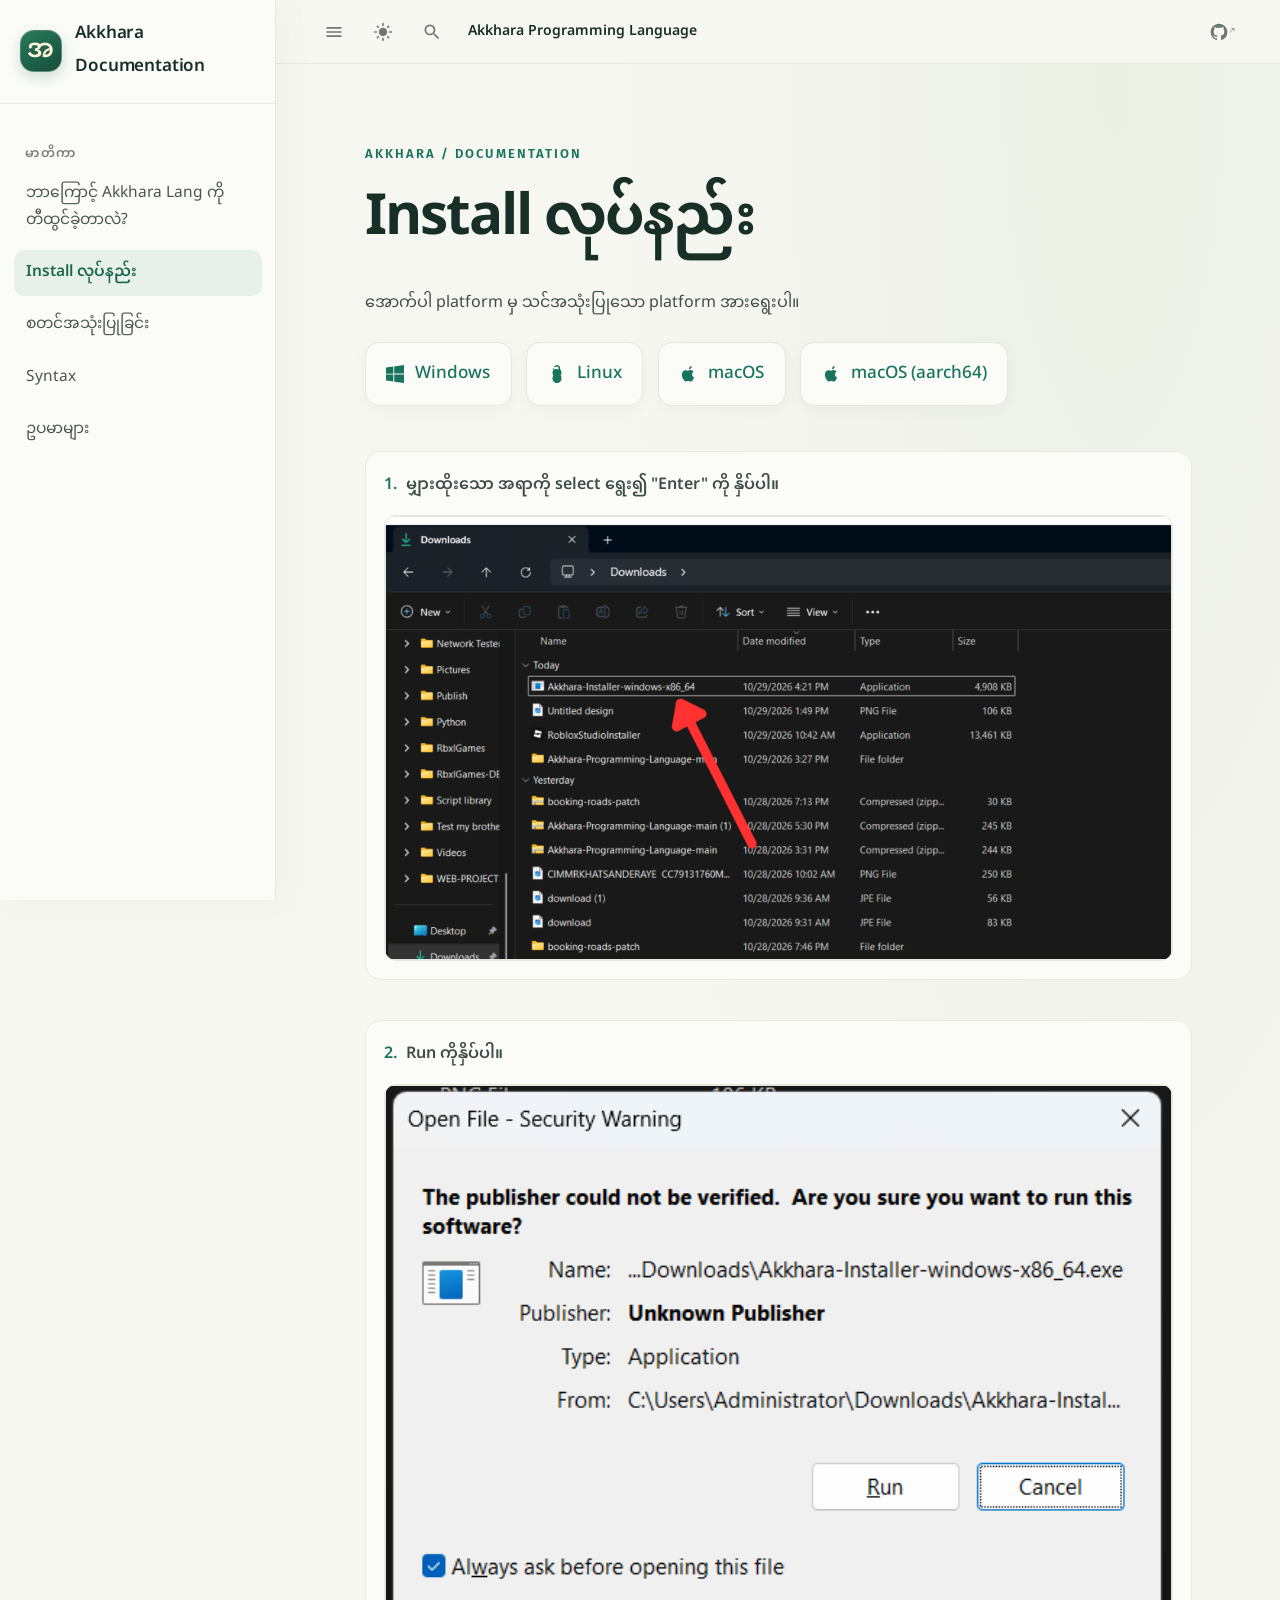
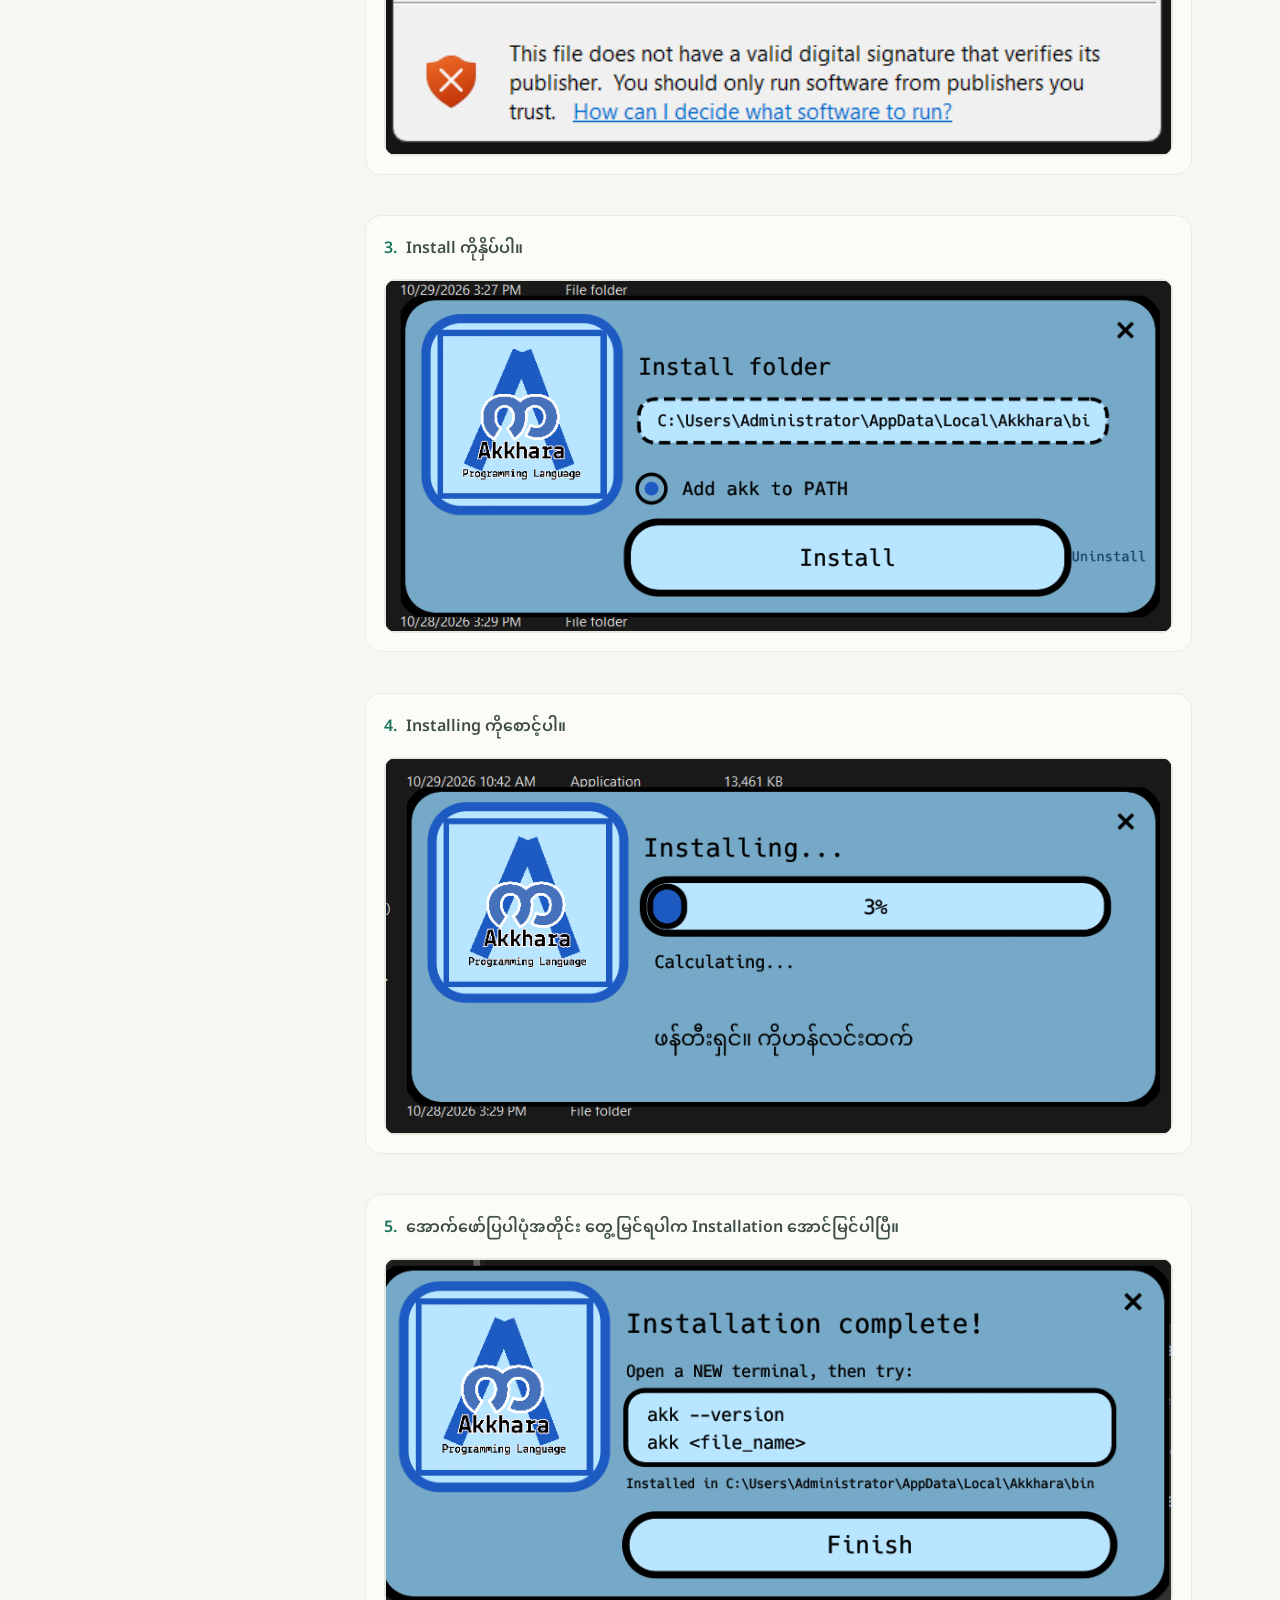
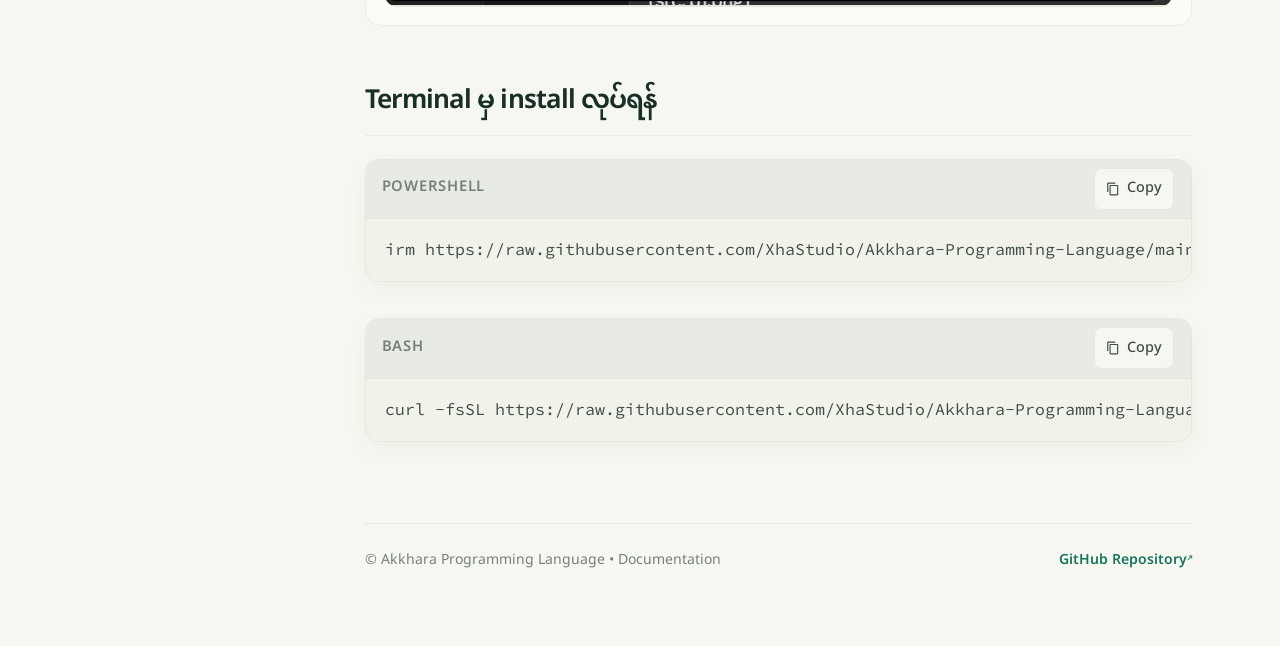
<file: install.html>
<!doctype html>
<html lang="my" data-theme="light">
  <head>
    <meta charset="UTF-8" />
    <meta name="viewport" content="width=device-width, initial-scale=1.0" />
    <meta name="theme-color" content="#ffffff" />
    <title>Install လုပ်နည်း - Akkhara Documentation</title>

    <!-- Google Fonts for Myanmar Unicode & English Typography -->
    <link rel="preconnect" href="https://fonts.googleapis.com" />
    <link rel="preconnect" href="https://fonts.gstatic.com" crossorigin />
    <link
      href="https://fonts.googleapis.com/css2?family=Fira+Sans:wght@400;500;600&family=Noto+Sans+Myanmar:wght@400;500;600;700&family=Noto+Serif+Myanmar:wght@400;500;600&family=Source+Code+Pro:wght@400;500;600&family=Source+Serif+4:ital,opsz,wght@0,8..60,400;0,8..60,600;1,8..60,400&display=swap"
      rel="stylesheet"
    />

    <style>
      :root {
        color-scheme: light;
        --bg-body: #ffffff;
        --text-color: #222222;
        --heading-color: #111111;
        --border-color: #dddddd;
        --border-subtle: #eaeaea;
        --link-color: #4183c4;
        --link-hover: #1e5b97;
        --code-color: #9f2a2b;
        --code-bg: #f8f8f9;
        --code-border: #e7e7eb;
        --muted-color: #71717a;
        --blockquote-bg: #fafafa;
        --blockquote-border: #d0d7de;
        --sidebar-bg: #fafafa;
        --sidebar-fg: #333333;
        --sidebar-border: #e5e5e5;
        --sidebar-active-bg: #ebf3fa;
        --sidebar-active-fg: #2c6eb5;
        --topbar-bg: #ffffff;
        --topbar-border: #e5e5e5;
        --hover-bg: rgba(0, 0, 0, 0.05);

        --font-heading:
          "Noto Sans Myanmar", "Fira Sans", -apple-system, BlinkMacSystemFont,
          "Segoe UI", Roboto, Padauk, "Myanmar Text", sans-serif;
        --font-body:
          "Noto Serif Myanmar", "Source Serif 4", Georgia, "Times New Roman",
          Padauk, "Myanmar Text", serif;
        --font-mono:
          "Source Code Pro", SFMono-Regular, Consolas, Menlo, Monaco,
          "Liberation Mono", Courier, monospace;

        --sidebar-width: 280px;
        --content-max-width: 840px;
      }

      [data-theme="dark"] {
        color-scheme: dark;
        --bg-body: #1e1e1e;
        --text-color: #dcdcdc;
        --heading-color: #f5f5f5;
        --border-color: #383838;
        --border-subtle: #2d2d2d;
        --link-color: #6ab0f3;
        --link-hover: #9bd0ff;
        --code-color: #f28b82;
        --code-bg: #292a2d;
        --code-border: #3c4043;
        --muted-color: #9aa0a6;
        --blockquote-bg: #252627;
        --blockquote-border: #525860;
        --sidebar-bg: #18191a;
        --sidebar-fg: #cccccc;
        --sidebar-border: #303234;
        --sidebar-active-bg: #233547;
        --sidebar-active-fg: #74b8ff;
        --topbar-bg: #1e1e1e;
        --topbar-border: #303234;
        --hover-bg: rgba(255, 255, 255, 0.08);
      }

      *,
      *::before,
      *::after {
        box-sizing: border-box;
      }

      html,
      body {
        margin: 0;
        padding: 0;
        background-color: var(--bg-body);
        color: var(--text-color);
        font-family: var(--font-body);
        font-size: 18px;
        line-height: 2;
        -webkit-font-smoothing: antialiased;
        -moz-osx-font-smoothing: grayscale;
        text-rendering: optimizeLegibility;
      }

      /* Layout */
      .app-layout {
        display: flex;
        min-height: 100vh;
        position: relative;
      }

      /* Sidebar (mdBook style) */
      .sidebar {
        width: var(--sidebar-width);
        position: fixed;
        top: 0;
        bottom: 0;
        left: 0;
        z-index: 100;
        background-color: var(--sidebar-bg);
        border-right: 1px solid var(--sidebar-border);
        overflow-y: auto;
        transform: translateX(0);
        transition: transform 0.22s ease-in-out;
        display: flex;
        flex-direction: column;
      }

      .sidebar-header {
        padding: 1.1rem 1.25rem 0.9rem;
        border-bottom: 1px solid var(--sidebar-border);
        display: flex;
        align-items: center;
        justify-content: space-between;
      }

      .sidebar-title {
        font-family: var(--font-heading);
        font-size: 1.05rem;
        font-weight: 600;
        color: var(--heading-color);
        text-decoration: none;
        letter-spacing: -0.01em;
      }

      .sidebar-nav {
        padding: 1rem 0.75rem 2rem;
        flex: 1;
      }

      .chapter-list {
        list-style: none;
        margin: 0;
        padding: 0;
      }

      .chapter-item {
        margin-bottom: 0.35rem;
      }

      .chapter-group-title {
        font-family: var(--font-heading);
        font-size: 0.82rem;
        font-weight: 600;
        text-transform: uppercase;
        letter-spacing: 0.05em;
        color: var(--muted-color);
        padding: 0.6rem 0.65rem 0.25rem;
      }

      .chapter-link {
        display: block;
        padding: 0.45rem 0.65rem;
        border-radius: 4px;
        color: var(--sidebar-fg);
        font-family: var(--font-heading);
        font-size: 0.95rem;
        line-height: 1.7;
        text-decoration: none;
        transition:
          background-color 0.15s ease,
          color 0.15s ease;
      }

      .chapter-link:hover {
        background-color: var(--hover-bg);
        text-decoration: none;
      }

      .chapter-link.active,
      .chapter-link[aria-current="page"] {
        background-color: var(--sidebar-active-bg);
        color: var(--sidebar-active-fg);
        font-weight: 500;
      }

      /* Backdrop for mobile drawer */
      .sidebar-backdrop {
        position: fixed;
        inset: 0;
        background: rgba(0, 0, 0, 0.4);
        z-index: 90;
        display: none;
        opacity: 0;
        transition: opacity 0.2s ease;
      }

      /* Main container */
      .main-container {
        flex: 1;
        margin-left: var(--sidebar-width);
        min-width: 0;
        display: flex;
        flex-direction: column;
        transition: margin-left 0.22s ease-in-out;
      }

      /* Top navigation bar (mdBook style) */
      .top-bar {
        position: sticky;
        top: 0;
        z-index: 50;
        background-color: var(--topbar-bg);
        border-bottom: 1px solid var(--topbar-border);
        height: 52px;
        display: flex;
        align-items: center;
        justify-content: space-between;
        padding: 0 1.25rem;
      }

      .top-bar-left,
      .top-bar-right {
        display: flex;
        align-items: center;
        gap: 0.5rem;
      }

      .icon-button {
        display: inline-flex;
        align-items: center;
        justify-content: center;
        width: 36px;
        height: 36px;
        padding: 0;
        background: transparent;
        border: none;
        border-radius: 4px;
        color: var(--text-color);
        cursor: pointer;
        opacity: 0.75;
        transition:
          opacity 0.15s ease,
          background-color 0.15s ease;
      }

      .icon-button:hover,
      .icon-button:focus-visible {
        opacity: 1;
        background-color: var(--hover-bg);
        outline: none;
      }

      .icon-button svg {
        width: 20px;
        height: 20px;
        fill: currentColor;
      }

      .brand-title {
        font-family: var(--font-heading);
        font-size: 0.95rem;
        font-weight: 500;
        color: var(--muted-color);
        margin-left: 0.35rem;
      }

      /* Content Area */
      .content-wrapper {
        flex: 1;
        width: 100%;
        max-width: var(--content-max-width);
        margin: 0 auto;
        padding: 2.2rem 2.2rem 4rem;
      }

      article {
        min-height: 50vh;
      }

      /* Headings */
      h1,
      h2,
      h3,
      h4 {
        font-family: var(--font-heading);
        color: var(--heading-color);
        font-weight: 500;
        letter-spacing: -0.015em;
      }

      h1 {
        font-size: 2.35rem;
        line-height: 1.5;
        margin: 0.2rem 0 1.8rem;
        padding-bottom: 0.55rem;
        border-bottom: 1px solid var(--border-color);
      }

      h2 {
        font-size: 1.6rem;
        line-height: 1.6;
        margin: 2.5rem 0 1rem;
        padding-bottom: 0.4rem;
        border-bottom: 1px solid var(--border-subtle);
      }

      h3 {
        font-size: 1.3rem;
        line-height: 1.6;
        margin: 2rem 0 0.8rem;
        padding-bottom: 0.3rem;
        border-bottom: 1px solid var(--border-subtle);
      }

      p {
        margin: 0 0 1.5rem;
        color: var(--text-color);
      }

      /* Links */
      a {
        color: var(--link-color);
        text-decoration: none;
        transition: color 0.15s ease;
      }

      a:hover,
      a:focus-visible {
        text-decoration: underline;
      }

      /* External Link Icon (↗) */
      a[target="_blank"]::after,
      a.external::after {
        content: " ↗";
        display: inline-block;
        font-family:
          -apple-system, BlinkMacSystemFont, "Segoe UI", Roboto, Arial,
          sans-serif;
        font-size: 0.78em;
        line-height: 1;
        vertical-align: 0.14em;
        text-decoration: none;
        opacity: 0.85;
      }

      /* Inline Code */
      code {
        font-family: var(--font-mono);
        font-size: 0.9em;
        color: var(--code-color);
        background-color: var(--code-bg);
        border: 1px solid var(--code-border);
        border-radius: 3px;
        padding: 0.12em 0.38em;
        word-break: break-word;
      }

      /* Download Buttons (mdBook style) */
      .download-grid {
        display: flex;
        flex-wrap: wrap;
        gap: 0.75rem;
        margin: 1rem 0 2.5rem;
      }

      .download-btn {
        display: inline-flex;
        align-items: center;
        gap: 0.6rem;
        padding: 0.65rem 1.15rem;
        font-family: var(--font-heading);
        font-size: 0.95rem;
        font-weight: 500;
        color: var(--link-color) !important;
        background-color: var(--code-bg);
        border: 1px solid var(--border-color);
        border-radius: 6px;
        text-decoration: none !important;
        box-shadow: 0 1px 2px rgba(0, 0, 0, 0.04);
        transition:
          background-color 0.15s ease,
          border-color 0.15s ease,
          transform 0.15s ease,
          box-shadow 0.15s ease;
      }

      .download-btn::after {
        display: none !important;
      }

      .download-btn:hover {
        background-color: var(--hover-bg);
        border-color: var(--link-color);
        box-shadow: 0 2px 6px rgba(0, 0, 0, 0.08);
        transform: translateY(-1px);
      }

      .download-btn svg {
        width: 18px;
        height: 18px;
        fill: currentColor;
        flex-shrink: 0;
      }

      /* Installer Screenshots Sequence */
      .installer-sequence {
        list-style: none;
        padding: 0;
        margin: 1.5rem 0 2.5rem;
        counter-reset: step-counter;
      }

      .step-item {
        position: relative;
        counter-increment: step-counter;
        margin-bottom: 2.25rem;
      }

      .step-label {
        font-weight: 500;
        margin-bottom: 0.75rem;
        display: flex;
        align-items: baseline;
        gap: 0.5rem;
      }

      .step-label::before {
        content: counter(step-counter) ". ";
        font-weight: 600;
        color: var(--link-color);
      }

      figure {
        margin: 0.5rem 0 0;
        padding: 0;
      }

      figure img {
        display: block;
        width: 100%;
        max-width: 100%;
        height: auto;
        border: 1px solid var(--border-color);
        border-radius: 6px;
        box-shadow: 0 2px 8px rgba(0, 0, 0, 0.06);
        background-color: var(--code-bg);
      }

      figure img.img-error {
        display: none;
      }

      .img-fallback {
        display: none;
        padding: 2.8rem 1.5rem;
        background-color: var(--code-bg);
        border: 1px dashed var(--border-color);
        border-radius: 6px;
        text-align: center;
        color: var(--muted-color);
        font-family: var(--font-heading);
        font-size: 0.95rem;
      }

      figure img.img-error + .img-fallback {
        display: block;
      }

      /* Code Block Wrapper with Copy Button */
      .code-block-wrapper {
        margin: 1.25rem 0 2rem;
        border: 1px solid var(--border-color);
        border-radius: 6px;
        overflow: hidden;
        background-color: var(--code-bg);
      }

      .code-header {
        display: flex;
        justify-content: space-between;
        align-items: center;
        padding: 0.45rem 0.9rem;
        background-color: var(--border-subtle);
        border-bottom: 1px solid var(--border-color);
      }

      .code-label {
        font-family: var(--font-heading);
        font-size: 0.82rem;
        font-weight: 600;
        color: var(--muted-color);
        text-transform: uppercase;
        letter-spacing: 0.05em;
      }

      .copy-button {
        display: inline-flex;
        align-items: center;
        gap: 0.35rem;
        padding: 0.25rem 0.65rem;
        font-family: var(--font-heading);
        font-size: 0.8rem;
        font-weight: 500;
        border: 1px solid var(--border-color);
        border-radius: 4px;
        background-color: var(--bg-body);
        color: var(--text-color);
        cursor: pointer;
        transition:
          background-color 0.15s ease,
          border-color 0.15s ease,
          color 0.15s ease;
      }

      .copy-button:hover,
      .copy-button:focus-visible {
        background-color: var(--hover-bg);
        border-color: var(--link-color);
        outline: none;
      }

      .copy-button.copied {
        color: #2e7d32;
        border-color: #2e7d32;
      }

      [data-theme="dark"] .copy-button.copied {
        color: #81c784;
        border-color: #81c784;
      }

      .copy-button svg {
        width: 14px;
        height: 14px;
        fill: currentColor;
      }

      pre {
        margin: 0;
        padding: 1rem 1.2rem;
        overflow-x: auto;
        white-space: pre;
        word-wrap: normal;
        background-color: transparent;
      }

      pre code {
        display: block;
        font-family: var(--font-mono);
        font-size: 0.92rem;
        line-height: 1.6;
        color: var(--text-color);
        background-color: transparent;
        border: none;
        padding: 0;
        border-radius: 0;
      }

      /* Footer */
      footer {
        margin-top: 3.5rem;
        padding-top: 1.5rem;
        border-top: 1px solid var(--border-color);
        font-family: var(--font-heading);
        font-size: 0.92rem;
        color: var(--muted-color);
        display: flex;
        justify-content: space-between;
        align-items: center;
        flex-wrap: wrap;
        gap: 0.75rem;
      }

      .footer-repo-link {
        display: inline-flex;
        align-items: center;
        gap: 0.45rem;
      }

      /* Toast Notification */
      .toast {
        position: fixed;
        bottom: 24px;
        right: 24px;
        background: #333333;
        color: #ffffff;
        padding: 10px 18px;
        border-radius: 6px;
        font-family: var(--font-heading);
        font-size: 0.9rem;
        box-shadow: 0 4px 12px rgba(0, 0, 0, 0.18);
        opacity: 0;
        transform: translateY(12px);
        transition:
          opacity 0.2s ease,
          transform 0.2s ease;
        pointer-events: none;
        z-index: 200;
      }

      .toast.show {
        opacity: 1;
        transform: translateY(0);
      }

      [data-theme="dark"] .toast {
        background: #f5f5f5;
        color: #1a1a1a;
      }

      /* Search Modal (mdBook style) */
      .search-modal {
        position: fixed;
        inset: 0;
        background: rgba(0, 0, 0, 0.45);
        z-index: 150;
        display: none;
        align-items: flex-start;
        justify-content: center;
        padding: 80px 1rem 1rem;
      }

      .search-modal.open {
        display: flex;
      }

      .search-box {
        width: 100%;
        max-width: 580px;
        background: var(--bg-body);
        border: 1px solid var(--border-color);
        border-radius: 8px;
        box-shadow: 0 12px 32px rgba(0, 0, 0, 0.2);
        overflow: hidden;
      }

      .search-header {
        display: flex;
        align-items: center;
        padding: 0.75rem 1rem;
        border-bottom: 1px solid var(--border-color);
        gap: 0.6rem;
      }

      .search-input {
        flex: 1;
        border: none;
        background: transparent;
        font-family: var(--font-heading);
        font-size: 1.05rem;
        color: var(--text-color);
        outline: none;
      }

      .search-results {
        max-height: 340px;
        overflow-y: auto;
        padding: 0.5rem;
      }

      .search-result-item {
        display: block;
        padding: 0.65rem 0.85rem;
        border-radius: 6px;
        color: var(--text-color);
        text-decoration: none;
        font-family: var(--font-heading);
      }

      .search-result-item:hover {
        background-color: var(--hover-bg);
        text-decoration: none;
      }

      .search-result-title {
        font-size: 0.95rem;
        font-weight: 500;
        color: var(--link-color);
      }

      .search-result-snippet {
        font-size: 0.84rem;
        color: var(--muted-color);
        margin-top: 0.2rem;
        line-height: 1.5;
      }

      /* Collapsed sidebar state on desktop */
      body.sidebar-hidden .sidebar {
        transform: translateX(calc(-1 * var(--sidebar-width)));
      }

      body.sidebar-hidden .main-container {
        margin-left: 0;
      }

      /* Responsive Breakpoints */
      @media (max-width: 900px) {
        .sidebar {
          transform: translateX(calc(-1 * var(--sidebar-width)));
          box-shadow: 2px 0 16px rgba(0, 0, 0, 0.15);
        }

        .main-container {
          margin-left: 0;
        }

        body.sidebar-open .sidebar {
          transform: translateX(0);
        }

        body.sidebar-open .sidebar-backdrop {
          display: block;
          opacity: 1;
        }

        .content-wrapper {
          padding: 1.6rem 1.4rem 3rem;
        }

        h1 {
          font-size: 1.95rem;
        }

        body {
          font-size: 17px;
        }
      }

      @media (max-width: 480px) {
        .content-wrapper {
          padding: 1.25rem 1rem 2.5rem;
        }

        h1 {
          font-size: 1.7rem;
        }

        .top-bar {
          padding: 0 0.75rem;
        }

        .brand-title {
          display: none;
        }

        .download-btn {
          width: 100%;
          justify-content: center;
        }
      }

      @media (prefers-reduced-motion: reduce) {
        *,
        *::before,
        *::after {
          animation-duration: 0.01ms !important;
          animation-iteration-count: 1 !important;
          transition-duration: 0.01ms !important;
          scroll-behavior: auto !important;
        }
      }
    </style>
    <link rel="stylesheet" href="site.css" />
  </head>
  <body>
    <div class="app-layout">
      <!-- Backdrop for mobile drawer -->
      <div class="sidebar-backdrop" id="sidebar-backdrop"></div>

      <!-- Collapsible mdBook-style Sidebar -->
      <nav
        class="sidebar"
        id="sidebar"
        aria-label="မာတိကာ စာရင်း"
        aria-hidden="false"
      >
        <div class="sidebar-header">
          <a class="sidebar-title" href="index.html">
            <span class="brand-mark" aria-hidden="true">အ</span>
            <span>Akkhara Documentation</span>
          </a>
        </div>
        <div class="sidebar-nav">
          <ul class="chapter-list">
            <li class="chapter-group-title">မာတိကာ</li>
            <li class="chapter-item">
              <a class="chapter-link" href="index.html"
                >ဘာကြောင့် Akkhara Lang ကို တီထွင်ခဲ့တာလဲ?</a
              >
            </li>
            <li class="chapter-item">
              <a class="chapter-link active" href="#article" aria-current="page"
                >Install လုပ်နည်း</a
              >
            </li>
            <li class="chapter-item">
              <a
                class="chapter-link placeholder-link"
                href="#getting-started"
                data-chapter="စတင်အသုံးပြုခြင်း"
                >စတင်အသုံးပြုခြင်း</a
              >
            </li>
            <li class="chapter-item">
              <a
                class="chapter-link placeholder-link"
                href="#syntax"
                data-chapter="Syntax"
                >Syntax</a
              >
            </li>
            <li class="chapter-item">
              <a
                class="chapter-link placeholder-link"
                href="#examples"
                data-chapter="ဥပမာများ"
                >ဥပမာများ</a
              >
            </li>
          </ul>
        </div>
      </nav>

      <!-- Main Container -->
      <div class="main-container">
        <!-- Top Toolbar (mdBook / Rustdoc style) -->
        <header class="top-bar">
          <div class="top-bar-left">
            <button
              class="icon-button"
              id="sidebar-toggle"
              type="button"
              aria-label="Toggle Table of Contents"
              aria-controls="sidebar"
              aria-expanded="true"
              title="Toggle sidebar (Ctrl+B)"
            >
              <svg viewBox="0 0 24 24" aria-hidden="true">
                <path d="M3 18h18v-2H3v2zm0-5h18v-2H3v2zm0-7v2h18V6H3z"></path>
              </svg>
            </button>

            <button
              class="icon-button"
              id="theme-toggle"
              type="button"
              aria-label="Toggle Theme"
              title="Toggle dark/light theme"
            >
              <!-- Sun / Moon Icon -->
              <svg
                class="theme-icon-light"
                viewBox="0 0 24 24"
                aria-hidden="true"
              >
                <path
                  d="M12 7c-2.76 0-5 2.24-5 5s2.24 5 5 5 5-2.24 5-5-2.24-5-5-5zM2 13h2c.55 0 1-.45 1-1s-.45-1-1-1H2c-.55 0-1 .45-1 1s.45 1 1 1zm18 0h2c.55 0 1-.45 1-1s-.45-1-1-1h-2c-.55 0-1 .45-1 1s.45 1 1 1zM11 2v2c0 .55.45 1 1 1s1-.45 1-1V2c0-.55-.45-1-1-1s-1 .45-1 1zm0 18v2c0 .55.45 1 1 1s1-.45 1-1v-2c0-.55-.45-1-1-1s-1 .45-1 1zM5.99 4.58c-.39-.39-1.03-.39-1.41 0s-.39 1.03 0 1.41l1.06 1.06c.39.39 1.03.39 1.41 0s.39-1.03 0-1.41L5.99 4.58zm12.37 12.37c-.39-.39-1.03-.39-1.41 0s-.39 1.03 0 1.41l1.06 1.06c.39.39 1.03.39 1.41 0s.39-1.03 0-1.41l-1.06-1.06zm1.06-10.96c.39-.39.39-1.03 0-1.41s-1.03-.39-1.41 0l-1.06 1.06c-.39.39-.39 1.03 0 1.41s1.03.39 1.41 0l1.06-1.06zM7.05 18.36c.39-.39.39-1.03 0-1.41s-1.03-.39-1.41 0l-1.06 1.06c-.39.39-.39 1.03 0 1.41s1.03.39 1.41 0l1.06-1.06z"
                ></path>
              </svg>
            </button>

            <button
              class="icon-button"
              id="search-toggle"
              type="button"
              aria-label="Search"
              title="Search documentation (/)"
            >
              <svg viewBox="0 0 24 24" aria-hidden="true">
                <path
                  d="M15.5 14h-.79l-.28-.27A6.471 6.471 0 0 0 16 9.5 6.5 6.5 0 1 0 9.5 16c1.61 0 3.09-.59 4.23-1.57l.27.28v.79l5 4.99L20.49 19l-4.99-5zm-6 0C7.01 14 5 11.99 5 9.5S7.01 5 9.5 5 14 7.01 14 9.5 11.99 14 9.5 14z"
                ></path>
              </svg>
            </button>

            <span class="brand-title">Akkhara Programming Language</span>
          </div>

          <div class="top-bar-right">
            <a
              class="icon-button"
              href="https://github.com/XhaStudio/Akkhara-Programming-Language"
              target="_blank"
              rel="noopener noreferrer"
              aria-label="GitHub Repository"
              title="GitHub repository"
            >
              <svg viewBox="0 0 24 24" aria-hidden="true">
                <path
                  fill-rule="evenodd"
                  clip-rule="evenodd"
                  d="M12 2C6.477 2 2 6.484 2 12.017c0 4.425 2.865 8.18 6.839 9.504.5.092.682-.217.682-.483 0-.237-.008-.868-.013-1.703-2.782.605-3.369-1.343-3.369-1.343-.454-1.158-1.11-1.466-1.11-1.466-.908-.62.069-.608.069-.608 1.003.07 1.53 1.032 1.53 1.032.892 1.53 2.341 1.088 2.91.832.092-.647.35-1.088.636-1.338-2.22-.253-4.555-1.113-4.555-4.951 0-1.093.39-1.988 1.029-2.688-.103-.253-.446-1.272.098-2.65 0 0 .84-.27 2.75 1.026A9.564 9.564 0 0112 6.844c.85.004 1.705.115 2.504.337 1.909-1.296 2.747-1.027 2.747-1.027.546 1.379.202 2.398.1 2.651.64.7 1.028 1.595 1.028 2.688 0 3.848-2.339 4.695-4.566 4.943.359.309.678.92.678 1.855 0 1.338-.012 2.419-.012 2.747 0 .268.18.58.688.482A10.019 10.019 0 0022 12.017C22 6.484 17.522 2 12 2z"
                ></path>
              </svg>
            </a>
          </div>
        </header>

        <!-- Main Reading Content -->
        <main class="content-wrapper">
          <article id="article">
            <p class="page-eyebrow">AKKHARA / DOCUMENTATION</p>
            <h1>Install လုပ်နည်း</h1>

            <p>အောက်ပါ platform မှ သင်အသုံးပြုသော platform အားရွေးပါ။</p>

            <!-- 4 Download Buttons -->
            <div class="download-grid">
              <a
                class="download-btn"
                href="https://github.com/XhaStudio/Akkhara-Installer/releases/download/v1.6.3/Akkhara-Installer-windows-x86_64.exe"
                download
              >
                <!-- Windows SVG -->
                <svg viewBox="0 0 24 24" aria-hidden="true">
                  <path
                    d="M0 3.449L9.75 2.1v9.451H0m10.949-9.602L24 0v11.4H10.949M0 12.6h9.75v9.451L0 20.699M10.949 12.6H24V24l-12.949-1.801"
                  ></path>
                </svg>
                <span>Windows</span>
              </a>

              <a
                class="download-btn"
                href="https://github.com/XhaStudio/Akkhara-Installer/releases/download/v1.6.3/Akkhara-Installer-linux-x86_64"
                download
              >
                <!-- Linux Tux SVG -->
                <svg viewBox="0 0 24 24" aria-hidden="true">
                  <path
                    d="M12.001 0c-2.3 0-4.148 1.954-4.148 4.364 0 .425.061.837.172 1.226C6.88 6.467 6.002 8.163 6.002 10.125c0 1.28.375 2.469 1.016 3.472-.647 1.157-1.018 2.502-1.018 3.939 0 3.567 2.686 6.464 6 6.464s6-2.897 6-6.464c0-1.437-.371-2.782-1.018-3.939.641-1.003 1.018-2.192 1.018-3.472 0-1.962-.878-3.658-2.023-4.535.111-.389.172-.801.172-1.226C16.149 1.954 14.301 0 12.001 0zm0 2c1.203 0 2.148 1.037 2.148 2.364 0 .61-.225 1.163-.594 1.58-.945-.487-2.029-.773-3.108-.773-1.079 0-2.163.286-3.108.773-.369-.417-.594-.97-.594-1.58C8.853 3.037 9.798 2 12.001 2z"
                  ></path>
                </svg>
                <span>Linux</span>
              </a>

              <a
                class="download-btn"
                href="https://github.com/XhaStudio/Akkhara-Installer/releases/download/v1.6.3/Akkhara-Installer-macos-x86_64"
                download
              >
                <!-- Apple SVG -->
                <svg viewBox="0 0 24 24" aria-hidden="true">
                  <path
                    d="M18.71 19.5c-.83 1.24-1.71 2.45-3.05 2.47-1.34.03-1.77-.79-3.29-.79-1.53 0-2 .77-3.27.82-1.31.05-2.3-1.32-3.14-2.53C4.25 17 2.94 12.45 4.7 9.39c.87-1.52 2.43-2.48 4.12-2.51 1.28-.02 2.5.87 3.29.87.78 0 2.26-1.07 3.81-.91.65.03 2.47.26 3.64 1.98-.09.06-2.17 1.28-2.15 3.81.03 3.02 2.65 4.03 2.68 4.04-.03.07-.42 1.44-1.38 2.83M15.97 4.18c.63-.78 1.06-1.86.94-2.94-.92.04-2.02.61-2.67 1.38-.58.67-1.08 1.77-.95 2.82 1.03.08 2.06-.48 2.68-1.26"
                  ></path>
                </svg>
                <span>macOS</span>
              </a>

              <a
                class="download-btn"
                href="https://github.com/XhaStudio/Akkhara-Installer/releases/download/v1.6.3/Akkhara-Installer-macos-aarch64"
                download
              >
                <!-- Apple SVG -->
                <svg viewBox="0 0 24 24" aria-hidden="true">
                  <path
                    d="M18.71 19.5c-.83 1.24-1.71 2.45-3.05 2.47-1.34.03-1.77-.79-3.29-.79-1.53 0-2 .77-3.27.82-1.31.05-2.3-1.32-3.14-2.53C4.25 17 2.94 12.45 4.7 9.39c.87-1.52 2.43-2.48 4.12-2.51 1.28-.02 2.5.87 3.29.87.78 0 2.26-1.07 3.81-.91.65.03 2.47.26 3.64 1.98-.09.06-2.17 1.28-2.15 3.81.03 3.02 2.65 4.03 2.68 4.04-.03.07-.42 1.44-1.38 2.83M15.97 4.18c.63-.78 1.06-1.86.94-2.94-.92.04-2.02.61-2.67 1.38-.58.67-1.08 1.77-.95 2.82 1.03.08 2.06-.48 2.68-1.26"
                  ></path>
                </svg>
                <span>macOS (aarch64)</span>
              </a>
            </div>

            <!-- Numbered Installer Screenshots Sequence -->
            <ol class="installer-sequence">
              <li class="step-item">
                <p class="step-label">
                  မျှားထိုးသော အရာကို select ရွေး၍ "Enter" ကို နှိပ်ပါ။
                </p>
                <figure>
                  <img
                    src="p1.png"
                    alt="မျှားထိုးသော အရာကို select ရွေး၍ Enter ကို နှိပ်ပါ (Select installer and press Enter)"
                    loading="lazy"
                  />
                  <div class="img-fallback">
                    [ပုံကို ရှာမတွေ့ပါ: p1.png - မျှားထိုးသော အရာကို select
                    ရွေး၍ Enter ကို နှိပ်ပါ]
                  </div>
                </figure>
              </li>

              <li class="step-item">
                <p class="step-label">Run ကိုနှိပ်ပါ။</p>
                <figure>
                  <img
                    src="p2.png"
                    alt="Run ကိုနှိပ်ပါ (Click Run)"
                    loading="lazy"
                  />
                  <div class="img-fallback">
                    [ပုံကို ရှာမတွေ့ပါ: p2.png - Run ကိုနှိပ်ပါ]
                  </div>
                </figure>
              </li>

              <li class="step-item">
                <p class="step-label">Install ကိုနှိပ်ပါ။</p>
                <figure>
                  <img
                    src="p3.png"
                    alt="Install ကိုနှိပ်ပါ (Click Install)"
                    loading="lazy"
                  />
                  <div class="img-fallback">
                    [ပုံကို ရှာမတွေ့ပါ: p3.png - Install ကိုနှိပ်ပါ]
                  </div>
                </figure>
              </li>

              <li class="step-item">
                <p class="step-label">Installing ကိုစောင့်ပါ။</p>
                <figure>
                  <img
                    src="p4.png"
                    alt="Installing ကိုစောင့်ပါ (Wait for installation)"
                    loading="lazy"
                  />
                  <div class="img-fallback">
                    [ပုံကို ရှာမတွေ့ပါ: p4.png - Installing ကိုစောင့်ပါ]
                  </div>
                </figure>
              </li>

              <li class="step-item">
                <p class="step-label">
                  အောက်ဖော်ပြပါပုံအတိုင်း တွေ့မြင်ရပါက Installation
                  အောင်မြင်ပါပြီ။
                </p>
                <figure>
                  <img
                    src="p5.png"
                    alt="အောက်ဖော်ပြပါပုံအတိုင်း တွေ့မြင်ရပါက Installation အောင်မြင်ပါပြီ (Installation complete)"
                    loading="lazy"
                  />
                  <div class="img-fallback">
                    [ပုံကို ရှာမတွေ့ပါ: p5.png - Installation အောင်မြင်ပါပြီ]
                  </div>
                </figure>
              </li>
            </ol>

            <!-- Terminal Installation Section -->
            <h2>Terminal မှ install လုပ်ရန်</h2>

            <div class="code-block-wrapper">
              <div class="code-header">
                <span class="code-label">Powershell</span>
                <button
                  class="copy-button"
                  type="button"
                  aria-label="Copy Powershell command"
                >
                  <svg viewBox="0 0 24 24" aria-hidden="true">
                    <path
                      d="M16 1H4c-1.1 0-2 .9-2 2v14h2V3h12V1zm3 4H8c-1.1 0-2 .9-2 2v14c0 1.1.9 2 2 2h11c1.1 0 2-.9 2-2V7c0-1.1-.9-2-2-2zm0 16H8V7h11v14z"
                    ></path>
                  </svg>
                  <span class="copy-text">Copy</span>
                </button>
              </div>
              <pre><code>irm https://raw.githubusercontent.com/XhaStudio/Akkhara-Programming-Language/main/scripts/install.ps1 | iex</code></pre>
            </div>

            <div class="code-block-wrapper">
              <div class="code-header">
                <span class="code-label">Bash</span>
                <button
                  class="copy-button"
                  type="button"
                  aria-label="Copy Bash command"
                >
                  <svg viewBox="0 0 24 24" aria-hidden="true">
                    <path
                      d="M16 1H4c-1.1 0-2 .9-2 2v14h2V3h12V1zm3 4H8c-1.1 0-2 .9-2 2v14c0 1.1.9 2 2 2h11c1.1 0 2-.9 2-2V7c0-1.1-.9-2-2-2zm0 16H8V7h11v14z"
                    ></path>
                  </svg>
                  <span class="copy-text">Copy</span>
                </button>
              </div>
              <pre><code>curl -fsSL https://raw.githubusercontent.com/XhaStudio/Akkhara-Programming-Language/main/scripts/install.sh | sh</code></pre>
            </div>
          </article>

          <footer>
            <div>&copy; Akkhara Programming Language &bull; Documentation</div>
            <div class="footer-repo-link">
              <a
                class="external"
                href="https://github.com/XhaStudio/Akkhara-Programming-Language"
                target="_blank"
                rel="noopener"
                >GitHub Repository</a
              >
            </div>
          </footer>
        </main>
      </div>
    </div>

    <!-- Minimal Search Modal -->
    <div
      class="search-modal"
      id="search-modal"
      role="dialog"
      aria-modal="true"
      aria-label="စာရွက်စာတမ်း ရှာဖွေရန်"
    >
      <div class="search-box">
        <div class="search-header">
          <svg
            style="width: 20px; height: 20px; fill: var(--muted-color)"
            viewBox="0 0 24 24"
          >
            <path
              d="M15.5 14h-.79l-.28-.27A6.471 6.471 0 0 0 16 9.5 6.5 6.5 0 1 0 9.5 16c1.61 0 3.09-.59 4.23-1.57l.27.28v.79l5 4.99L20.49 19l-4.99-5zm-6 0C7.01 14 5 11.99 5 9.5S7.01 5 9.5 5 14 7.01 14 9.5 11.99 14 9.5 14z"
            ></path>
          </svg>
          <input
            type="search"
            class="search-input"
            id="search-input"
            placeholder="ရှာဖွေရန် စာလုံးရိုက်ထည့်ပါ... (Press Esc to close)"
            autocomplete="off"
          />
        </div>
        <div class="search-results" id="search-results">
          <a class="search-result-item" href="index.html">
            <div class="search-result-title">
              ဘာကြောင့် Akkhara Lang ကို တီထွင်ခဲ့တာလဲ?
            </div>
            <div class="search-result-snippet">
              နိုင်ငံတော်တော်များများက English ကို အခြေခံပြီး programming
              language တွေဖန်တီးခဲ့ကြပါတယ်...
            </div>
          </a>
          <a class="search-result-item" href="#article">
            <div class="search-result-title">Install လုပ်နည်း</div>
            <div class="search-result-snippet">
              အောက်ပါ platform မှ သင်အသုံးပြုသော platform အားရွေးပါ။ Terminal မှ
              install လုပ်ရန်...
            </div>
          </a>
        </div>
      </div>
    </div>

    <!-- Toast message element -->
    <div class="toast" id="toast">အခန်းအသစ် မကြာမီ ထွက်ရှိမည်ဖြစ်ပါသည်။</div>

    <script>
      (function () {
        const body = document.body;
        const html = document.documentElement;
        const sidebar = document.getElementById("sidebar");
        const sidebarToggle = document.getElementById("sidebar-toggle");
        const backdrop = document.getElementById("sidebar-backdrop");
        const themeToggle = document.getElementById("theme-toggle");
        const searchToggle = document.getElementById("search-toggle");
        const searchModal = document.getElementById("search-modal");
        const searchInput = document.getElementById("search-input");
        const toast = document.getElementById("toast");

        // 1. Sidebar Toggle Logic
        const isDesktop = () => window.innerWidth > 900;

        // Restore sidebar state for desktop
        const savedSidebar = localStorage.getItem("akkhara_sidebar_state");
        if (savedSidebar === "hidden" && isDesktop()) {
          body.classList.add("sidebar-hidden");
          sidebarToggle.setAttribute("aria-expanded", "false");
        }

        function toggleSidebar() {
          if (isDesktop()) {
            body.classList.toggle("sidebar-hidden");
            const isHidden = body.classList.contains("sidebar-hidden");
            sidebarToggle.setAttribute("aria-expanded", String(!isHidden));
            localStorage.setItem(
              "akkhara_sidebar_state",
              isHidden ? "hidden" : "visible",
            );
          } else {
            const isOpen = body.classList.toggle("sidebar-open");
            sidebarToggle.setAttribute("aria-expanded", String(isOpen));
          }
        }

        function closeMobileSidebar() {
          if (body.classList.contains("sidebar-open")) {
            body.classList.remove("sidebar-open");
            sidebarToggle.setAttribute("aria-expanded", "false");
          }
        }

        sidebarToggle.addEventListener("click", toggleSidebar);
        backdrop.addEventListener("click", closeMobileSidebar);

        // 2. Theme Toggle Logic (Light / Dark)
        const savedTheme = localStorage.getItem("akkhara_doc_theme");
        const prefersDark = window.matchMedia(
          "(prefers-color-scheme: dark)",
        ).matches;

        if (savedTheme === "dark" || (!savedTheme && prefersDark)) {
          html.setAttribute("data-theme", "dark");
        } else {
          html.setAttribute("data-theme", "light");
        }

        themeToggle.addEventListener("click", () => {
          const currentTheme = html.getAttribute("data-theme");
          const nextTheme = currentTheme === "dark" ? "light" : "dark";
          html.setAttribute("data-theme", nextTheme);
          localStorage.setItem("akkhara_doc_theme", nextTheme);
        });

        // 3. Search Modal Logic
        function openSearch() {
          searchModal.classList.add("open");
          searchInput.focus();
        }

        function closeSearch() {
          searchModal.classList.remove("open");
          searchInput.value = "";
        }

        searchToggle.addEventListener("click", openSearch);
        searchModal.addEventListener("click", (e) => {
          if (e.target === searchModal) closeSearch();
        });

        // 4. Keyboard Shortcuts
        document.addEventListener("keydown", (e) => {
          if (e.key === "Escape") {
            closeSearch();
            closeMobileSidebar();
          } else if (
            (e.key === "/" || (e.ctrlKey && e.key.toLowerCase() === "k")) &&
            !searchModal.classList.contains("open") &&
            document.activeElement.tagName !== "INPUT" &&
            document.activeElement.tagName !== "TEXTAREA"
          ) {
            e.preventDefault();
            openSearch();
          } else if (e.ctrlKey && e.key.toLowerCase() === "b") {
            e.preventDefault();
            toggleSidebar();
          }
        });

        // 5. Toast notification for placeholder links
        let toastTimeout;
        function showToast(chapterName) {
          toast.textContent = `"${chapterName}" အခန်း မကြာမီ လာပါမည်။`;
          toast.classList.add("show");
          clearTimeout(toastTimeout);
          toastTimeout = setTimeout(() => {
            toast.classList.remove("show");
          }, 2400);
        }

        document.querySelectorAll(".placeholder-link").forEach((link) => {
          link.addEventListener("click", (e) => {
            e.preventDefault();
            const chapter = link.getAttribute("data-chapter") || "";
            showToast(chapter);
            closeMobileSidebar();
          });
        });

        // 6. Copy code functionality
        document.querySelectorAll(".copy-button").forEach((btn) => {
          btn.addEventListener("click", () => {
            const wrapper = btn.closest(".code-block-wrapper");
            const code = wrapper ? wrapper.querySelector("code") : null;
            if (!code) return;
            const textToCopy = (code.textContent || code.innerText).trim();

            const onSuccess = () => {
              const copyText = btn.querySelector(".copy-text");
              const originalText = copyText.textContent;
              copyText.textContent = "Copied!";
              btn.classList.add("copied");
              setTimeout(() => {
                copyText.textContent = originalText;
                btn.classList.remove("copied");
              }, 2000);
            };

            if (navigator.clipboard && navigator.clipboard.writeText) {
              navigator.clipboard
                .writeText(textToCopy)
                .then(onSuccess)
                .catch(() => {
                  fallbackCopy(textToCopy, onSuccess);
                });
            } else {
              fallbackCopy(textToCopy, onSuccess);
            }
          });
        });

        function fallbackCopy(text, cb) {
          const textarea = document.createElement("textarea");
          textarea.value = text;
          textarea.style.position = "fixed";
          textarea.style.opacity = "0";
          document.body.appendChild(textarea);
          textarea.focus();
          textarea.select();
          try {
            document.execCommand("copy");
            if (cb) cb();
          } catch (err) {
            console.error("Copy failed", err);
          }
          document.body.removeChild(textarea);
        }

        // 7. Image error fallback handler
        document.querySelectorAll("figure img").forEach((img) => {
          img.addEventListener("error", function () {
            this.classList.add("img-error");
          });
          if (img.complete && img.naturalWidth === 0) {
            img.classList.add("img-error");
          }
        });

        // Close mobile sidebar when clicking current page link
        const currentLink = document.querySelector(
          '.chapter-link[href="#article"]',
        );
        if (currentLink) {
          currentLink.addEventListener("click", () => {
            closeMobileSidebar();
          });
        }
      })();
    </script>
  </body>
</html>
</file>
<file: site.css>
:root {
  color-scheme: light;
  --bg-body: #f7f7f2;
  --text-color: #3e4d46;
  --heading-color: #172f27;
  --border-color: #e4e8df;
  --border-subtle: #e8ebe4;
  --link-color: #19745d;
  --link-hover: #10513f;
  --code-color: #a64e32;
  --code-bg: #f1f3eb;
  --code-border: #e3e7dd;
  --muted-color: #758078;
  --blockquote-bg: #f1f3e9;
  --blockquote-border: #d6ad61;
  --sidebar-bg: #fbfcf8;
  --sidebar-fg: #48564e;
  --sidebar-border: #e7eae3;
  --sidebar-active-bg: #e8f1e9;
  --sidebar-active-fg: #1c684f;
  --topbar-bg: rgb(247 247 242 / 88%);
  --topbar-border: rgb(222 228 219 / 75%);
  --hover-bg: rgb(30 89 66 / 7%);
  --sidebar-width: 276px;
  --content-max-width: 980px;
  --font-heading: "Noto Sans Myanmar", "Fira Sans", -apple-system,
    BlinkMacSystemFont, "Segoe UI", sans-serif;
  --font-body: "Noto Sans Myanmar", "Noto Serif Myanmar", "Source Serif 4",
    Georgia, serif;
  --font-mono: "Source Code Pro", SFMono-Regular, Consolas, monospace;
}

[data-theme="dark"] {
  color-scheme: dark;
  --bg-body: #111a17;
  --text-color: #d1d9d2;
  --heading-color: #f0f4ed;
  --border-color: #2b3931;
  --border-subtle: #26342d;
  --link-color: #8bd1ad;
  --link-hover: #b6e8ca;
  --code-color: #f2a88f;
  --code-bg: #1c2923;
  --code-border: #334139;
  --muted-color: #9aa89e;
  --blockquote-bg: #1b2821;
  --blockquote-border: #c8a253;
  --sidebar-bg: #141e19;
  --sidebar-fg: #c2cec5;
  --sidebar-border: #26342d;
  --sidebar-active-bg: #20372c;
  --sidebar-active-fg: #a0dbb7;
  --topbar-bg: rgb(17 26 23 / 88%);
  --topbar-border: rgb(44 59 50 / 75%);
  --hover-bg: rgb(207 233 215 / 8%);
}

html {
  scroll-behavior: smooth;
  scroll-padding-top: 5rem;
}

body {
  background:
    radial-gradient(ellipse at 87% 2%, rgb(208 222 193 / 28%), transparent 28rem),
    var(--bg-body);
  font-size: 16px;
  line-height: 1.95;
}

.sidebar {
  box-shadow: 8px 0 34px rgb(22 45 34 / 3%);
}

.sidebar-header {
  min-height: 86px;
  padding: 1rem 1.1rem;
}

.sidebar-title {
  display: flex;
  align-items: center;
  gap: 0.75rem;
  font-size: 0.95rem;
}

.brand-mark {
  display: grid;
  width: 42px;
  height: 42px;
  flex: 0 0 42px;
  place-items: center;
  border: 1px solid rgb(255 255 255 / 24%);
  border-radius: 14px;
  background: linear-gradient(145deg, #287c5b, #164c3c);
  box-shadow: 0 5px 14px rgb(26 92 64 / 20%);
  color: #fff4d8;
  font-size: 1.45rem;
  line-height: 1;
}

.chapter-group-title {
  padding-top: 1.15rem;
  font-size: 0.7rem;
  letter-spacing: 0.12em;
}

.chapter-link {
  padding: 0.55rem 0.7rem;
  border-radius: 10px;
  font-size: 0.86rem;
}

.chapter-link.active,
.chapter-link[aria-current="page"] {
  font-weight: 600;
}

.top-bar {
  height: 64px;
  padding-inline: clamp(0.9rem, 3vw, 2.25rem);
  backdrop-filter: blur(16px);
}

.icon-button {
  width: 40px;
  height: 40px;
  border-radius: 12px;
}

.brand-title {
  color: var(--heading-color);
  font-family: var(--font-heading);
  font-size: 0.78rem;
  font-weight: 600;
}

.content-wrapper {
  max-width: var(--content-max-width);
  padding: clamp(2rem, 6vw, 4.5rem) clamp(1.1rem, 6vw, 4.25rem) 4rem;
}

article {
  min-height: 0;
}

h1,
h2,
h3,
h4 {
  color: var(--heading-color);
  letter-spacing: -0.035em;
}

h1 {
  margin: 0 0 1.4rem;
  padding: 0;
  border: 0;
  font-size: clamp(2rem, 4.6vw, 3.15rem);
  font-weight: 700;
  line-height: 1.45;
}

.page-eyebrow {
  margin: 0 0 0.8rem;
  color: var(--link-color);
  font-family: "Fira Sans", sans-serif;
  font-size: 0.72rem;
  font-weight: 600;
  letter-spacing: 0.16em;
}

h2 {
  margin-top: 3rem;
  padding-bottom: 0.65rem;
  border-color: var(--border-subtle);
  font-size: 1.45rem;
  font-weight: 650;
  line-height: 1.65;
}

h3 {
  border-color: var(--border-subtle);
}

p {
  margin-bottom: 1.3rem;
}

a {
  text-underline-offset: 0.2em;
}

code {
  border-radius: 6px;
}

blockquote {
  margin-top: 2.5rem;
  padding: 1.25rem 1.5rem;
  border-left-width: 3px;
  border-radius: 0 14px 14px 0;
}

blockquote p:first-child {
  color: var(--heading-color);
  font-size: 1.1em;
  font-weight: 600;
}

footer {
  margin-top: 4.5rem;
  padding-top: 1.25rem;
  font-size: 0.78rem;
}

.footer-repo-link a {
  font-weight: 600;
}

.welcome-hero {
  position: relative;
  isolation: isolate;
  overflow: hidden;
  margin: 0 0 2.5rem;
  padding: clamp(2rem, 6vw, 3.75rem);
  border: 1px solid rgb(255 255 255 / 12%);
  border-radius: 26px;
  background:
    radial-gradient(ellipse at 100% 0%, rgb(111 159 99 / 34%), transparent 24rem),
    linear-gradient(135deg, #183d32, #174c3c 62%, #245a43);
  box-shadow: 0 24px 60px rgb(23 61 46 / 17%);
  color: #f0f3e9;
}

.welcome-hero::after {
  position: absolute;
  z-index: -1;
  top: 50%;
  right: -0.02em;
  color: rgb(235 221 173 / 8%);
  content: "အ";
  font-family: "Noto Serif Myanmar", serif;
  font-size: clamp(13rem, 30vw, 24rem);
  line-height: 1;
  pointer-events: none;
  transform: translateY(-42%);
}

.welcome-hero .eyebrow {
  margin: 0 0 1rem;
  color: #e5c783;
  font-family: "Fira Sans", sans-serif;
  font-size: 0.74rem;
  font-weight: 600;
  letter-spacing: 0.16em;
  text-transform: uppercase;
}

.welcome-hero h1 {
  position: relative;
  max-width: 720px;
  margin-bottom: 1rem;
  color: #fffdf6;
  font-size: clamp(2rem, 5vw, 3.35rem);
}

.welcome-hero h1::before {
  content: none;
}

.welcome-hero .lead {
  position: relative;
  max-width: 680px;
  margin-bottom: 1.75rem;
  color: rgb(246 247 238 / 86%);
  font-size: clamp(0.95rem, 1.8vw, 1.08rem);
  line-height: 2;
}

.hero-actions {
  position: relative;
  display: flex;
  flex-wrap: wrap;
  gap: 0.75rem;
}

.hero-button {
  display: inline-flex;
  min-height: 46px;
  align-items: center;
  justify-content: center;
  gap: 0.5rem;
  padding: 0.6rem 1rem;
  border: 1px solid rgb(255 255 255 / 24%);
  border-radius: 12px;
  color: #fffdf6;
  font-family: var(--font-heading);
  font-size: 0.85rem;
  font-weight: 600;
  text-decoration: none;
  transition: transform 160ms ease, background-color 160ms ease;
}

.hero-button:hover {
  transform: translateY(-2px);
  text-decoration: none;
}

.hero-button-primary {
  border-color: #e7cd91;
  background: #e7cd91;
  color: #1d392d;
}

.hero-button-primary:hover {
  background: #f0dda9;
}

.hero-button-secondary {
  background: rgb(255 255 255 / 7%);
}

.hero-button-secondary:hover {
  background: rgb(255 255 255 / 14%);
}

.download-grid {
  gap: 0.8rem;
}

.download-btn {
  min-height: 64px;
  border: 1px solid var(--border-color);
  border-radius: 14px;
  background: var(--sidebar-bg);
  box-shadow: 0 4px 14px rgb(20 45 30 / 4%);
}

.download-btn:hover {
  transform: translateY(-2px);
  border-color: var(--link-color);
  box-shadow: 0 10px 24px rgb(20 45 30 / 9%);
}

.installer-sequence {
  gap: 1rem;
  margin-top: 2rem;
}

.step-item {
  padding: 1rem;
  border: 1px solid var(--border-subtle);
  border-radius: 16px;
  background: var(--sidebar-bg);
}

.step-label {
  font-weight: 600;
}

figure {
  overflow: hidden;
  border: 1px solid var(--border-color);
  border-radius: 12px;
  background: var(--bg-body);
}

.code-block-wrapper {
  overflow: hidden;
  border: 1px solid var(--code-border);
  border-radius: 14px;
  background: var(--code-bg);
  box-shadow: 0 8px 22px rgb(20 45 30 / 4%);
}

.code-header {
  min-height: 42px;
  border-color: var(--code-border);
}

.copy-button {
  border-radius: 8px;
}

pre {
  padding: 1rem 1.1rem;
}

.search-box {
  border-radius: 16px;
  box-shadow: 0 24px 80px rgb(0 0 0 / 22%);
}

.toast {
  border-radius: 12px;
}

@media (max-width: 900px) {
  .sidebar {
    box-shadow: 16px 0 48px rgb(0 0 0 / 18%);
  }

  .content-wrapper {
    padding: 2rem clamp(1rem, 5vw, 2.5rem) 3rem;
  }
}

@media (max-width: 560px) {
  .content-wrapper {
    padding-top: 1.5rem;
  }

  .welcome-hero {
    border-radius: 20px;
  }

  .welcome-hero::after {
    right: -1.5em;
    opacity: 0.7;
  }

  .hero-actions {
    align-items: stretch;
    flex-direction: column;
  }

  .hero-button {
    width: 100%;
  }
}

@media (prefers-reduced-motion: reduce) {
  html {
    scroll-behavior: auto;
  }
}
</file>
